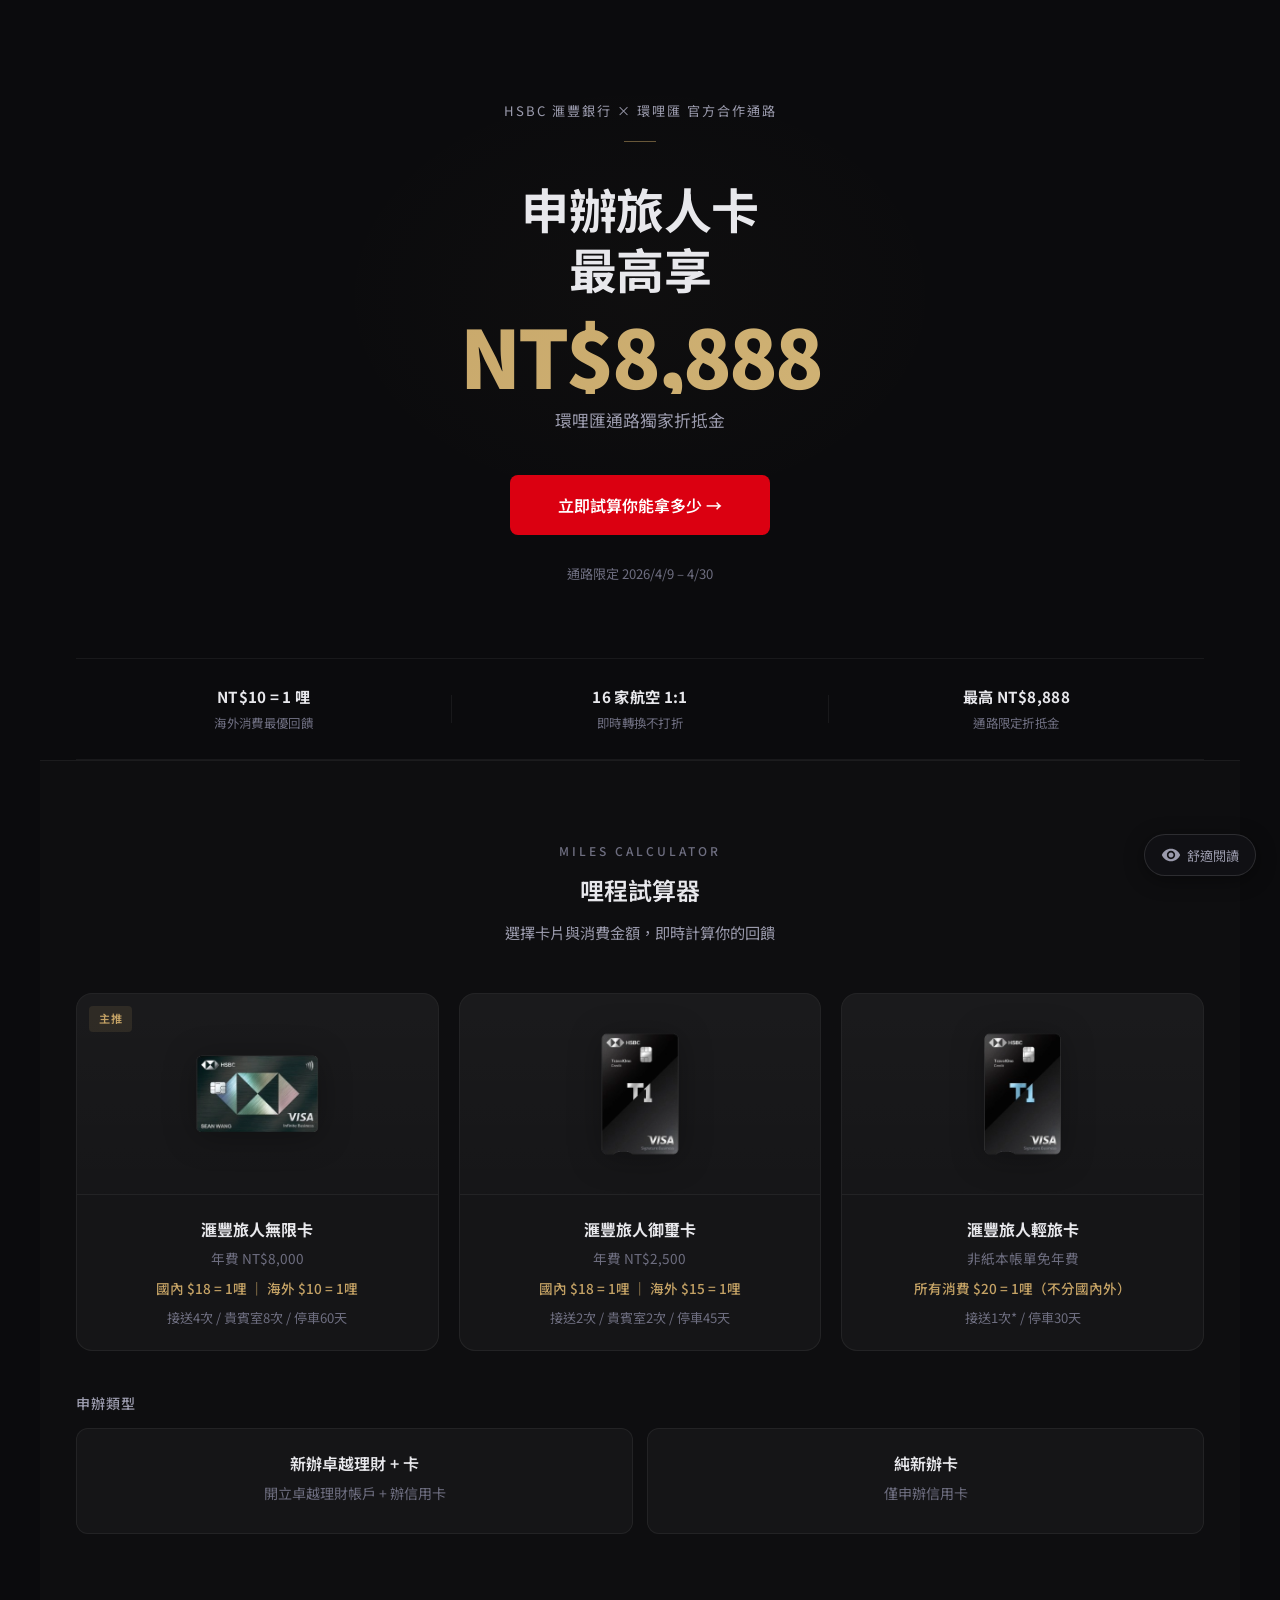
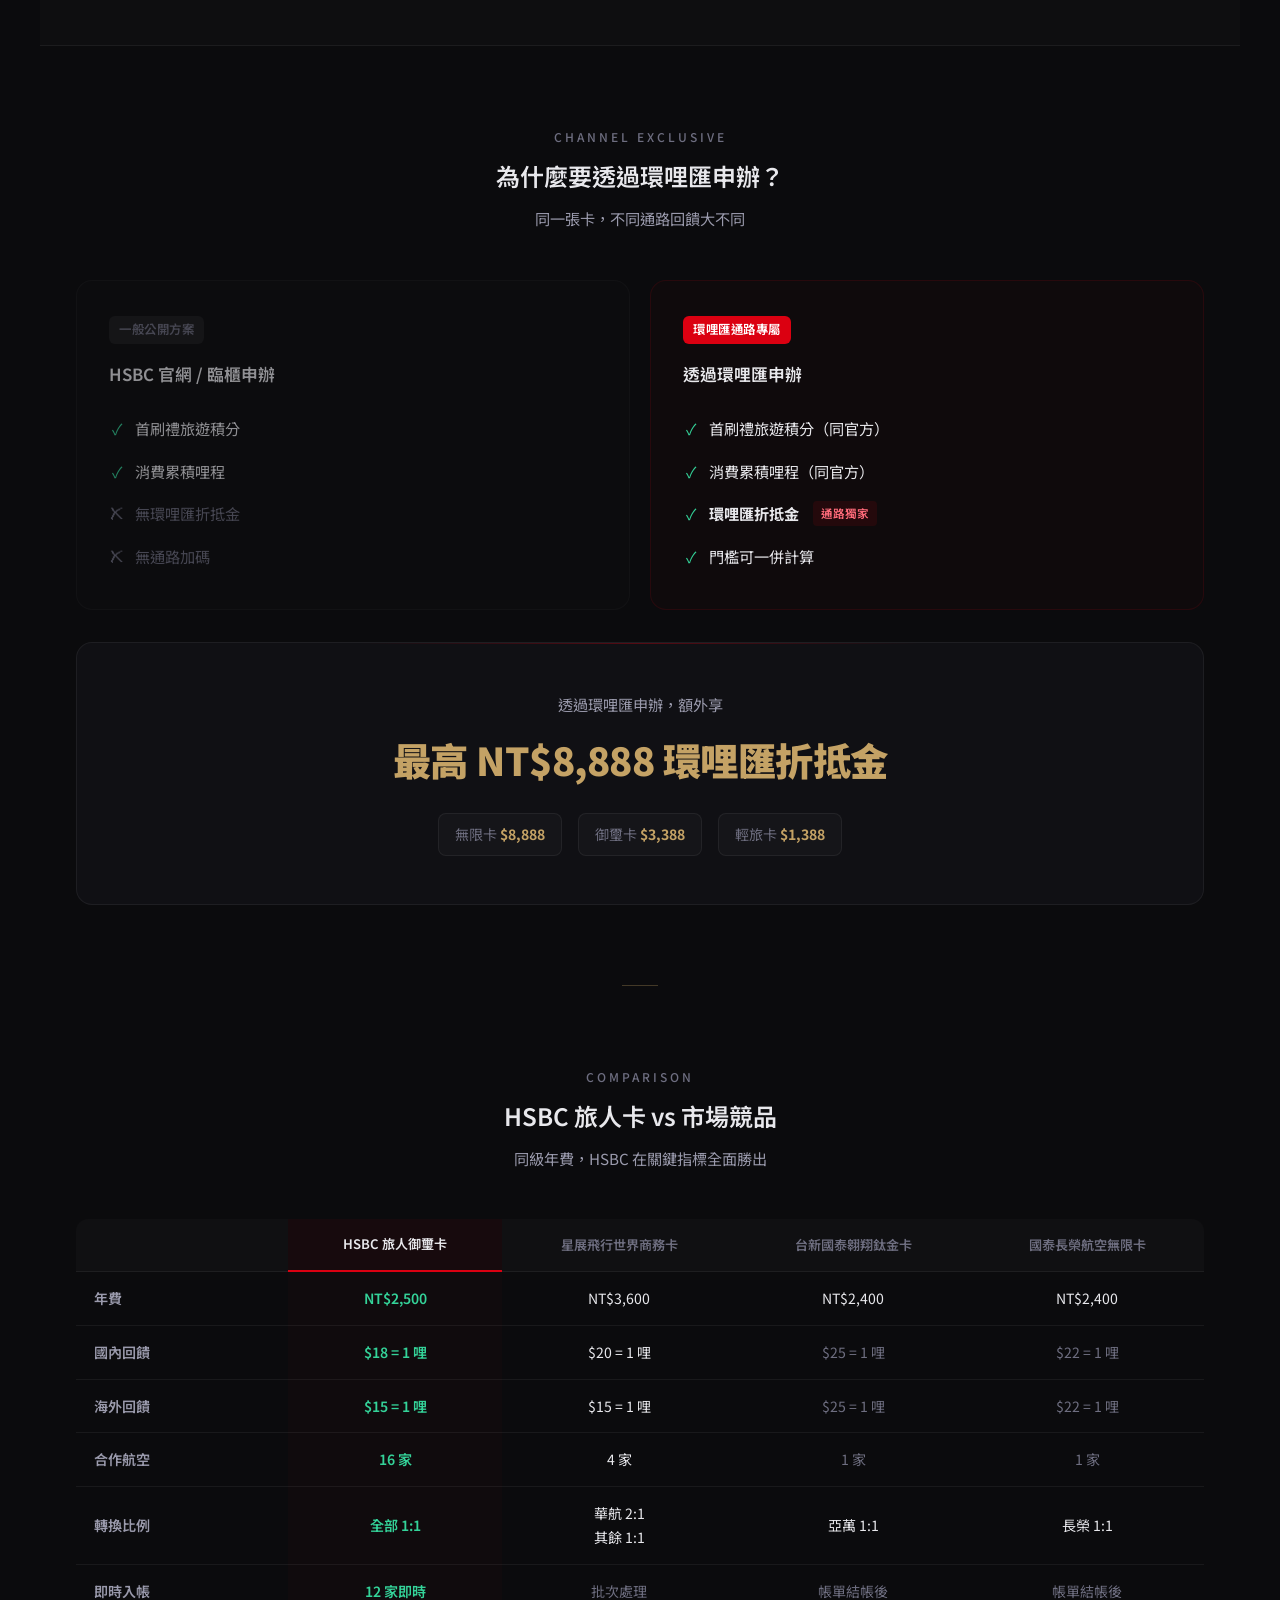
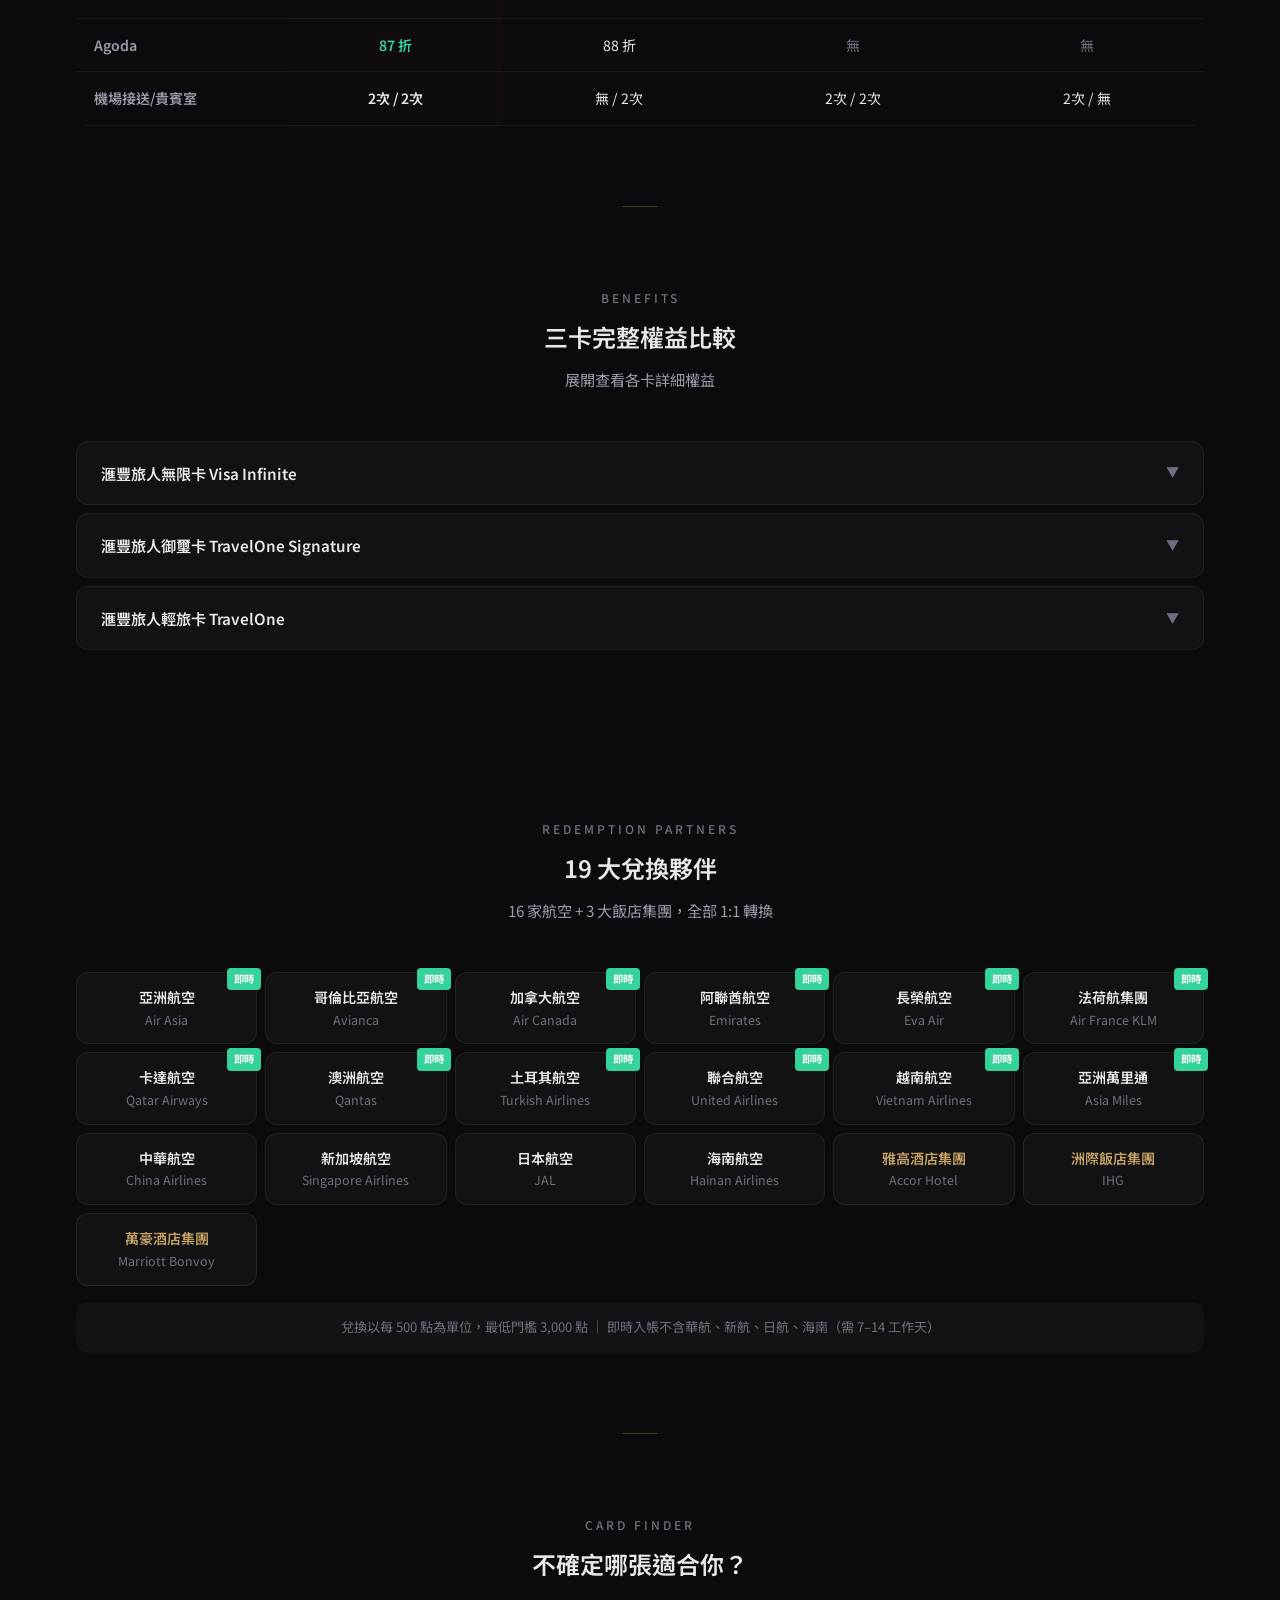
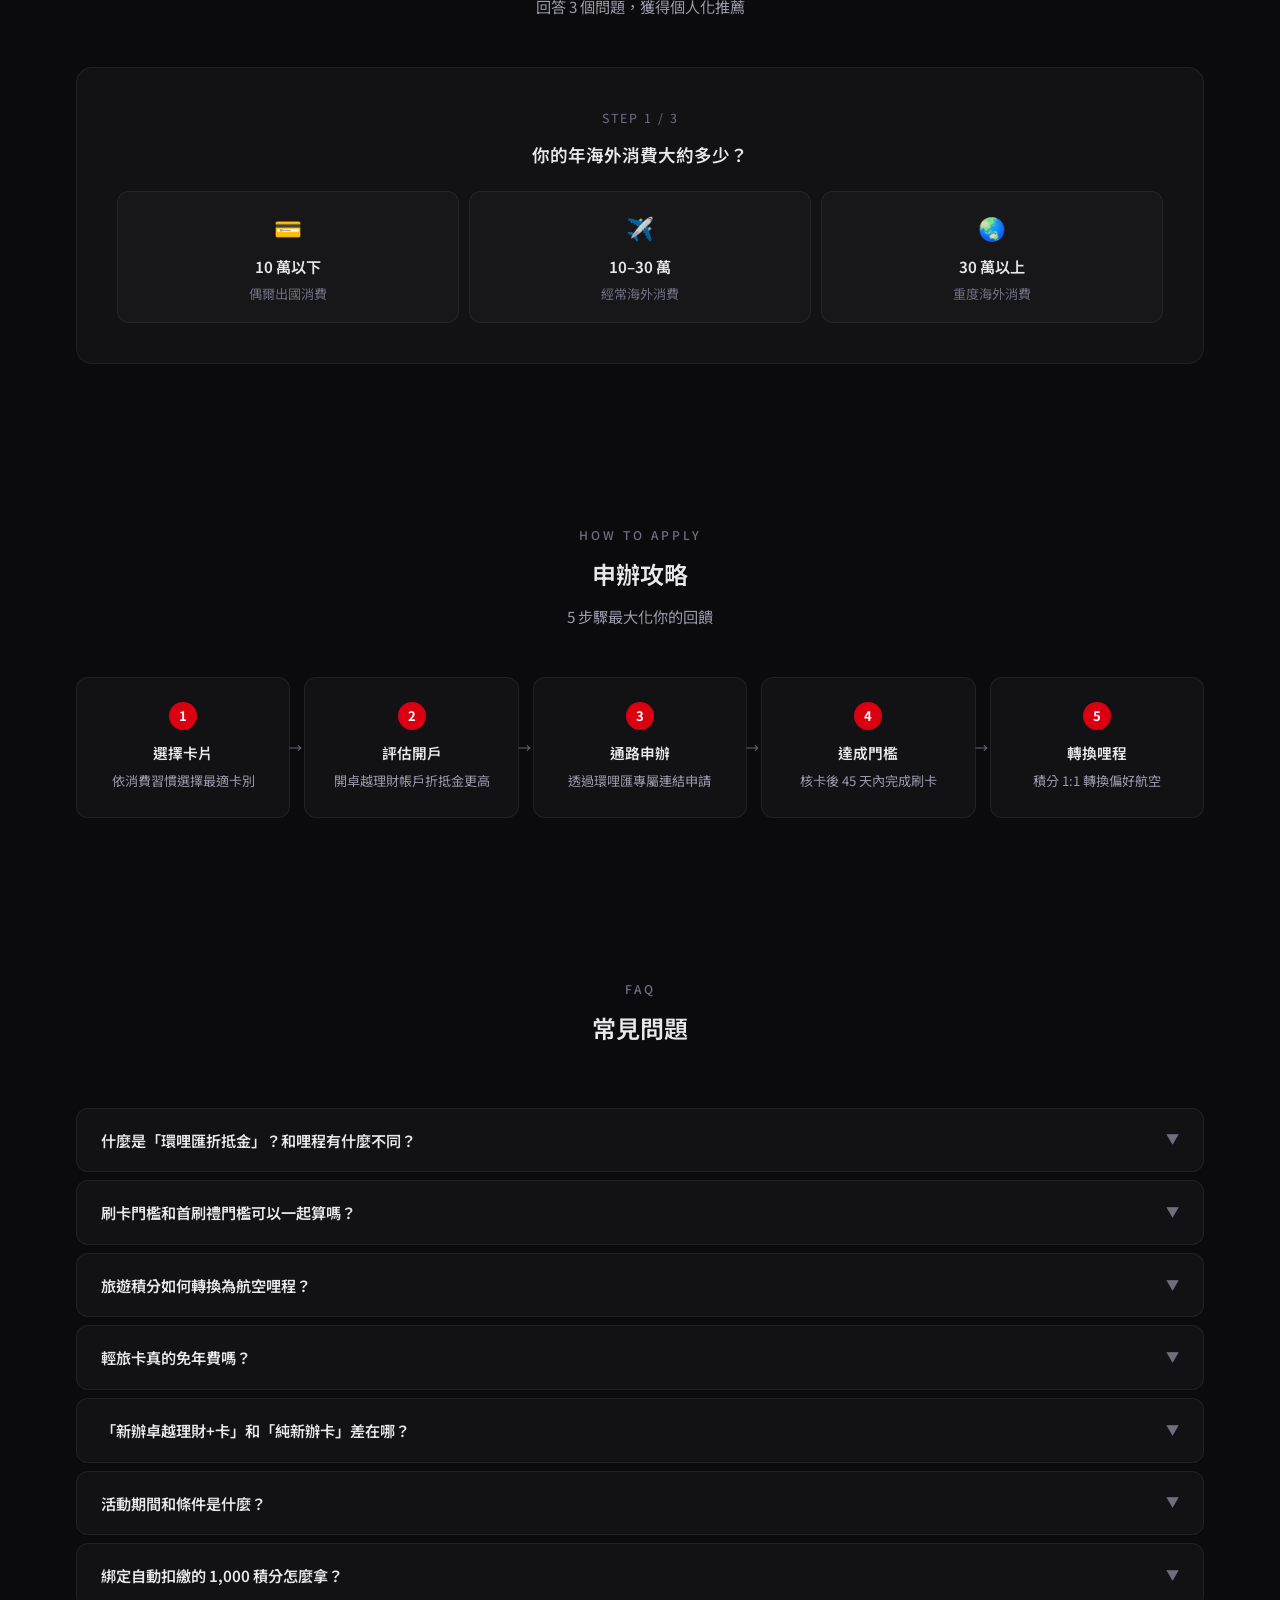
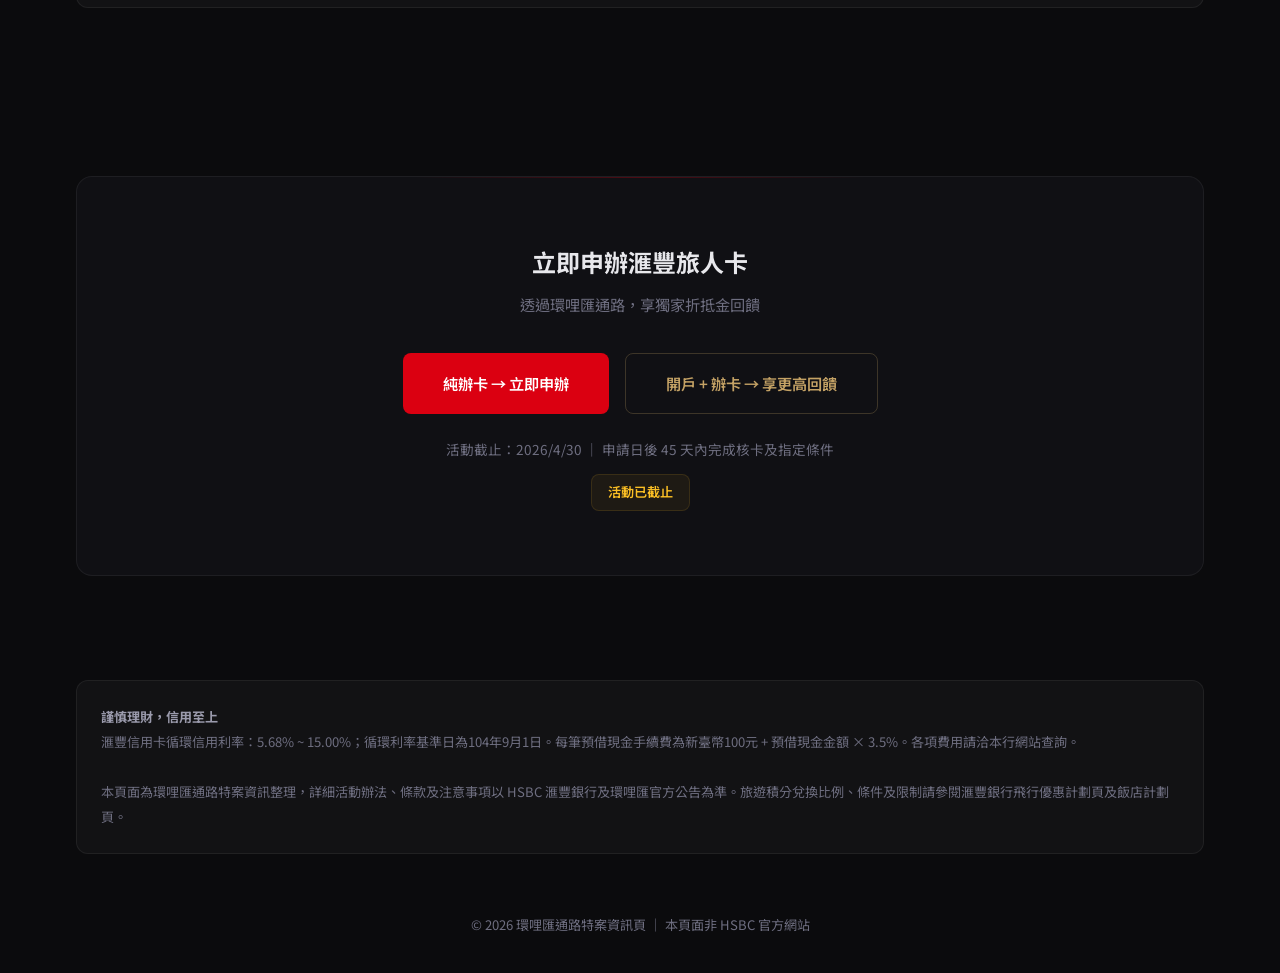
<file: hsbc/index.html>
<!DOCTYPE html>
<html lang="zh-TW">
<head>
    <meta charset="UTF-8">
    <meta name="viewport" content="width=device-width, initial-scale=1.0, viewport-fit=cover">
    <meta name="theme-color" content="#0B0B0D">
    <meta name="description" content="透過環哩匯通路申辦滙豐旅人卡，享最高 NT$8,888 獨家折抵金。16 家航空 1:1 轉換、12 家即時入帳。線上試算你能獲得的哩程與回饋。">
    <meta property="og:title" content="滙豐旅人卡｜環哩匯通路獨家方案">
    <meta property="og:description" content="最高享 NT$8,888 環哩匯折抵金。16 家航空 1:1 轉換，通路限定 2026/4/9–4/30。">
    <meta property="og:type" content="website">
    <title>滙豐旅人卡｜環哩匯通路獨家方案｜哩程試算器</title>
    <link rel="icon" href="TDC.ico" type="image/x-icon">
    <link rel="icon" type="image/png" sizes="192x192" href="/icon-192.png">
    <link rel="icon" type="image/png" sizes="512x512" href="/icon-512.png">
    <link rel="apple-touch-icon" sizes="180x180" href="/apple-touch-icon.png?v=2">

    <!-- PWA -->
    <link rel="manifest" href="/manifest.webmanifest">
    <meta name="apple-mobile-web-app-capable" content="yes">
    <meta name="mobile-web-app-capable" content="yes">
    <meta name="apple-mobile-web-app-status-bar-style" content="black-translucent">
    <meta name="apple-mobile-web-app-title" content="環哩匯">
    <meta name="application-name" content="環哩匯">

    <link rel="preconnect" href="https://fonts.googleapis.com">
    <link rel="preconnect" href="https://fonts.gstatic.com" crossorigin>
    <link href="https://fonts.googleapis.com/css2?family=Noto+Sans+TC:wght@400;500;700;900&display=swap" rel="stylesheet">
    <link rel="stylesheet" href="styles.css">
    <link rel="stylesheet" href="/pwa-install.css">
    <noscript><style>.reveal{opacity:1;transform:none}</style></noscript>
</head>
<body>

<div class="wrap">

    <!-- ======== 1. HERO ======== -->
    <header class="hero">
        <div class="hero-trust">HSBC 滙豐銀行 × 環哩匯 官方合作通路</div>
        <h1>申辦旅人卡<br>最高享</h1>
        <div class="hero-amount" aria-label="最高新台幣八千八百八十八元">NT$8,888</div>
        <p class="hero-desc">環哩匯通路獨家折抵金</p>
        <a href="#calculator" class="btn-cta">立即試算你能拿多少 →</a>
        <div class="hero-meta">通路限定 2026/4/9 – 4/30</div>
    </header>

    <!-- ======== PROOF STRIP ======== -->
    <div class="proof-strip" role="list" aria-label="核心優勢">
        <div class="proof-item" role="listitem">
            <span class="proof-val">NT$10 = 1 哩</span>
            <span class="proof-label">海外消費最優回饋</span>
        </div>
        <div class="proof-sep" aria-hidden="true"></div>
        <div class="proof-item" role="listitem">
            <span class="proof-val">16 家航空 1:1</span>
            <span class="proof-label">即時轉換不打折</span>
        </div>
        <div class="proof-sep" aria-hidden="true"></div>
        <div class="proof-item" role="listitem">
            <span class="proof-val">最高 NT$8,888</span>
            <span class="proof-label">通路限定折抵金</span>
        </div>
    </div>

    <!-- ======== 2. CALCULATOR ======== -->
    <section class="section stage-calc" id="calculator">
        <div class="section-label">Miles Calculator</div>
        <div class="section-title">哩程試算器</div>
        <div class="section-desc">選擇卡片與消費金額，即時計算你的回饋</div>

        <div class="cards-row" role="radiogroup" aria-label="選擇信用卡">
            <div class="crd" id="c-infinite" role="button" tabindex="0" aria-label="選擇滙豐旅人無限卡" onclick="pickCard('infinite')">
                <div class="crd-media">
                    <span class="badge-featured">主推</span>
                    <img src="無限卡.png" alt="滙豐旅人無限卡卡面" width="300" height="190">
                </div>
                <div class="crd-info">
                    <div class="crd-name">滙豐旅人無限卡</div>
                    <div class="crd-fee">年費 NT$8,000</div>
                    <div class="crd-rate">國內 $18 = 1哩 ｜ 海外 $10 = 1哩</div>
                    <div class="crd-perks">接送4次 / 貴賓室8次 / 停車60天</div>
                </div>
            </div>
            <div class="crd" id="c-signature" role="button" tabindex="0" aria-label="選擇滙豐旅人御璽卡" onclick="pickCard('signature')">
                <div class="crd-media">
                    <img src="御璽卡.png" alt="滙豐旅人御璽卡卡面" width="190" height="300">
                </div>
                <div class="crd-info">
                    <div class="crd-name">滙豐旅人御璽卡</div>
                    <div class="crd-fee">年費 NT$2,500</div>
                    <div class="crd-rate">國內 $18 = 1哩 ｜ 海外 $15 = 1哩</div>
                    <div class="crd-perks">接送2次 / 貴賓室2次 / 停車45天</div>
                </div>
            </div>
            <div class="crd" id="c-travelone" role="button" tabindex="0" aria-label="選擇滙豐旅人輕旅卡" onclick="pickCard('travelone')">
                <div class="crd-media">
                    <img src="輕旅卡.png" alt="滙豐旅人輕旅卡卡面" width="190" height="300">
                </div>
                <div class="crd-info">
                    <div class="crd-name">滙豐旅人輕旅卡</div>
                    <div class="crd-fee">非紙本帳單免年費</div>
                    <div class="crd-rate">所有消費 $20 = 1哩（不分國內外）</div>
                    <div class="crd-perks">接送1次* / 停車30天</div>
                </div>
            </div>
        </div>

        <div class="type-label" id="type-label">申辦類型</div>
        <div class="type-row" role="radiogroup" aria-labelledby="type-label">
            <div class="topt" id="t-premier" role="button" tabindex="0" onclick="pickType('premier')">
                <div class="t-lbl">新辦卓越理財 + 卡</div>
                <div class="t-sub">開立卓越理財帳戶 + 辦信用卡</div>
                <div class="t-val" id="tv-premier"></div>
            </div>
            <div class="topt" id="t-newcard" role="button" tabindex="0" onclick="pickType('newcard')">
                <div class="t-lbl">純新辦卡</div>
                <div class="t-sub">僅申辦信用卡</div>
                <div class="t-val" id="tv-newcard"></div>
            </div>
        </div>

        <div class="input-panel" id="inp-panel" style="display:none">
            <div class="panel-title">預估消費金額</div>
            <div class="inp-grid" id="inp-grid">
                <div class="inp-grp" id="g-dom">
                    <label for="i-dom">國內消費（年）</label>
                    <div class="inp-wrap"><span class="inp-pre">NT$</span><input type="text" id="i-dom" placeholder="100000" inputmode="numeric" pattern="[0-9]*" oninput="calc()"></div>
                </div>
                <div class="inp-grp" id="g-ovs">
                    <label for="i-ovs">海外消費（年）</label>
                    <div class="inp-wrap"><span class="inp-pre">NT$</span><input type="text" id="i-ovs" placeholder="200000" inputmode="numeric" pattern="[0-9]*" oninput="calc()"></div>
                </div>
                <div class="inp-grp" id="g-tot" style="display:none">
                    <label for="i-tot">總消費金額（年，不分國內外）</label>
                    <div class="inp-wrap"><span class="inp-pre">NT$</span><input type="text" id="i-tot" placeholder="150000" inputmode="numeric" pattern="[0-9]*" oninput="calc()"></div>
                </div>
            </div>
            <div class="chk-row">
                <input type="checkbox" id="chk-auto" onchange="calc()">
                <label for="chk-auto">綁定銀行帳戶自動扣繳卡費</label>
                <span class="chk-bonus">+1,000 積分</span>
            </div>
        </div>

        <div class="results" id="results" aria-live="polite">
            <div class="res-hero">
                <div class="lbl">預估可獲得總哩程</div>
                <div class="miles" id="r-miles">0</div>
                <div class="unit">旅遊積分（哩程）</div>
                <div class="cash-tag">通路獨家折抵金：<strong id="r-cash">NT$0</strong></div>
            </div>
            <div class="res-break">
                <div class="rb-title">哩程明細</div>
                <div id="r-bk"></div>
            </div>
            <div class="roi-row">
                <div class="roi-box"><div class="roi-l">實際年費成本</div><div class="roi-v" id="rv-fee">–</div></div>
                <div class="roi-box"><div class="roi-l">每哩成本</div><div class="roi-v gld" id="rv-cpm">–</div></div>
                <div class="roi-box"><div class="roi-l">年費回本海外消費</div><div class="roi-v grn" id="rv-be">–</div></div>
            </div>
            <div class="res-cta">
                <a href="#apply" class="btn-cta" aria-label="前往申辦滙豐旅人卡">立即申辦 →</a>
            </div>
        </div>
    </section>

    <!-- ======== 3. DESTINATIONS ======== -->
    <section class="section" id="dest-sec" style="display:none">
        <div class="section-label">Destinations</div>
        <div class="section-title">你的哩程能飛去哪？</div>
        <div class="section-desc">根據試算結果，看看哪些目的地已解鎖</div>
        <div class="dest-grid" id="dest-grid"></div>
        <p class="dest-note" style="text-align:center;font-size:0.78rem;color:var(--text-3);margin-top:14px;">* 所需哩程為參考值，實際兌換依各航空公司哩程計畫公告為準</p>
    </section>

    <!-- ======== 4. CHANNEL COMPARE ======== -->
    <section class="section reveal">
        <div class="section-label">Channel Exclusive</div>
        <div class="section-title">為什麼要透過環哩匯申辦？</div>
        <div class="section-desc">同一張卡，不同通路回饋大不同</div>
        <div class="compare-grid">
            <div class="cmp-card dim">
                <span class="cmp-badge">一般公開方案</span>
                <h3>HSBC 官網 / 臨櫃申辦</h3>
                <ul class="cmp-list">
                    <li><span class="ck y" aria-hidden="true">✓</span> 首刷禮旅遊積分</li>
                    <li><span class="ck y" aria-hidden="true">✓</span> 消費累積哩程</li>
                    <li><span class="ck n" aria-hidden="true">✗</span> <span style="color:var(--text-3)">無環哩匯折抵金</span></li>
                    <li><span class="ck n" aria-hidden="true">✗</span> <span style="color:var(--text-3)">無通路加碼</span></li>
                </ul>
            </div>
            <div class="cmp-card lit">
                <span class="cmp-badge">環哩匯通路專屬</span>
                <h3>透過環哩匯申辦</h3>
                <ul class="cmp-list">
                    <li><span class="ck y" aria-hidden="true">✓</span> 首刷禮旅遊積分（同官方）</li>
                    <li><span class="ck y" aria-hidden="true">✓</span> 消費累積哩程（同官方）</li>
                    <li><span class="ck y" aria-hidden="true">✓</span> <strong>環哩匯折抵金</strong> <span class="tag-ex">通路獨家</span></li>
                    <li><span class="ck y" aria-hidden="true">✓</span> 門檻可一併計算</li>
                </ul>
            </div>
        </div>
        <div class="value-prop">
            <div class="pre">透過環哩匯申辦，額外享</div>
            <div class="big">最高 NT$8,888 環哩匯折抵金</div>
            <div class="value-chips">
                <span>無限卡 <strong>$8,888</strong></span>
                <span>御璽卡 <strong>$3,388</strong></span>
                <span>輕旅卡 <strong>$1,388</strong></span>
            </div>
        </div>
    </section>

    <div class="divider-accent" aria-hidden="true"></div>

    <!-- ======== 5. COMPETITOR COMPARE ======== -->
    <section class="section reveal">
        <div class="section-label">Comparison</div>
        <div class="section-title">HSBC 旅人卡 vs 市場競品</div>
        <div class="section-desc">同級年費，HSBC 在關鍵指標全面勝出</div>
        <div class="comp-scroll-hint"><div class="comp-wrapper" tabindex="0" role="region" aria-label="競品比較表，可左右滑動">
            <table class="comp-table">
                <thead><tr>
                    <th></th>
                    <th class="hl">HSBC 旅人御璽卡</th>
                    <th>星展飛行世界商務卡</th>
                    <th>台新國泰翱翔鈦金卡</th>
                    <th>國泰長榮航空無限卡</th>
                </tr></thead>
                <tbody>
                    <tr><td class="mlbl">年費</td><td class="hl win">NT$2,500</td><td>NT$3,600</td><td>NT$2,400</td><td>NT$2,400</td></tr>
                    <tr><td class="mlbl">國內回饋</td><td class="hl win">$18 = 1 哩</td><td>$20 = 1 哩</td><td class="lose">$25 = 1 哩</td><td class="lose">$22 = 1 哩</td></tr>
                    <tr><td class="mlbl">海外回饋</td><td class="hl win">$15 = 1 哩</td><td>$15 = 1 哩</td><td class="lose">$25 = 1 哩</td><td class="lose">$22 = 1 哩</td></tr>
                    <tr><td class="mlbl">合作航空</td><td class="hl win">16 家</td><td>4 家</td><td class="lose">1 家</td><td class="lose">1 家</td></tr>
                    <tr><td class="mlbl">轉換比例</td><td class="hl win">全部 1:1</td><td>華航 2:1<br>其餘 1:1</td><td>亞萬 1:1</td><td>長榮 1:1</td></tr>
                    <tr><td class="mlbl">即時入帳</td><td class="hl win">12 家即時</td><td class="lose">批次處理</td><td class="lose">帳單結帳後</td><td class="lose">帳單結帳後</td></tr>
                    <tr><td class="mlbl">Agoda</td><td class="hl win">87 折</td><td>88 折</td><td class="lose">無</td><td class="lose">無</td></tr>
                    <tr><td class="mlbl">機場接送/貴賓室</td><td class="hl">2次 / 2次</td><td>無 / 2次</td><td>2次 / 2次</td><td>2次 / 無</td></tr>
                </tbody>
            </table>
        </div></div>
    </section>

    <div class="divider-accent" aria-hidden="true"></div>

    <!-- ======== 6. CARD DETAILS ======== -->
    <section class="section reveal">
        <div class="section-label">Benefits</div>
        <div class="section-title">三卡完整權益比較</div>
        <div class="section-desc">展開查看各卡詳細權益</div>
        <div class="acc" id="a-inf">
            <div class="acc-hd" role="button" tabindex="0" aria-expanded="false" onclick="togAcc('a-inf')"><h3>滙豐旅人無限卡 Visa Infinite</h3><span class="arr" aria-hidden="true">▼</span></div>
            <div class="acc-bd"><div class="acc-inner"><div class="dtl-grid">
                <div class="dtl"><div class="dl">年費</div><div class="dv">NT$8,000</div></div>
                <div class="dtl"><div class="dl">國內消費</div><div class="dv">NT$18 = 1 哩</div></div>
                <div class="dtl"><div class="dl">海外消費</div><div class="dv">NT$10 = 1 哩</div></div>
                <div class="dtl"><div class="dl">首刷禮</div><div class="dv">8,000 旅遊積分</div></div>
                <div class="dtl"><div class="dl">續卡禮</div><div class="dv">8,000 旅遊積分</div></div>
                <div class="dtl"><div class="dl">機場接送</div><div class="dv">4 次 / 年</div></div>
                <div class="dtl"><div class="dl">機場貴賓室</div><div class="dv">8 次 / 年</div></div>
                <div class="dtl"><div class="dl">機場停車</div><div class="dv">60 天 / 年</div></div>
                <div class="dtl"><div class="dl">Agoda 全球訂房</div><div class="dv">最高 87 折</div></div>
                <div class="dtl"><div class="dl">飯店美食優惠</div><div class="dv">最優 75 折</div></div>
                <div class="dtl"><div class="dl">旅遊保險</div><div class="dv">NT$2,000萬意外 / NT$10萬醫療 / NT$6萬不便險</div></div>
                <div class="dtl"><div class="dl">即時入哩</div><div class="dv">12 家航空</div></div>
            </div></div></div>
        </div>
        <div class="acc" id="a-sig">
            <div class="acc-hd" role="button" tabindex="0" aria-expanded="false" onclick="togAcc('a-sig')"><h3>滙豐旅人御璽卡 TravelOne Signature</h3><span class="arr" aria-hidden="true">▼</span></div>
            <div class="acc-bd"><div class="acc-inner"><div class="dtl-grid">
                <div class="dtl"><div class="dl">年費</div><div class="dv">NT$2,500</div></div>
                <div class="dtl"><div class="dl">國內消費</div><div class="dv">NT$18 = 1 哩</div></div>
                <div class="dtl"><div class="dl">海外消費</div><div class="dv">NT$15 = 1 哩</div></div>
                <div class="dtl"><div class="dl">首刷禮</div><div class="dv">3,000 旅遊積分</div></div>
                <div class="dtl"><div class="dl">續卡禮</div><div class="dv">3,000 旅遊積分</div></div>
                <div class="dtl"><div class="dl">機場接送</div><div class="dv">2 次 / 年</div></div>
                <div class="dtl"><div class="dl">機場貴賓室</div><div class="dv">2 次 / 年</div></div>
                <div class="dtl"><div class="dl">機場停車</div><div class="dv">45 天 / 年</div></div>
                <div class="dtl"><div class="dl">Agoda 全球訂房</div><div class="dv">最高 87 折</div></div>
                <div class="dtl"><div class="dl">旅遊保險</div><div class="dv">NT$2,000萬意外 / NT$10萬醫療 / NT$6萬不便險</div></div>
                <div class="dtl"><div class="dl">即時入哩</div><div class="dv">12 家航空</div></div>
            </div></div></div>
        </div>
        <div class="acc" id="a-tvo">
            <div class="acc-hd" role="button" tabindex="0" aria-expanded="false" onclick="togAcc('a-tvo')"><h3>滙豐旅人輕旅卡 TravelOne</h3><span class="arr" aria-hidden="true">▼</span></div>
            <div class="acc-bd"><div class="acc-inner"><div class="dtl-grid">
                <div class="dtl"><div class="dl">年費</div><div class="dv">非紙本帳單免年費</div></div>
                <div class="dtl"><div class="dl">消費回饋</div><div class="dv">NT$20 = 1 哩（不分國內外）</div></div>
                <div class="dtl"><div class="dl">首刷禮</div><div class="dv">1,000 旅遊積分</div></div>
                <div class="dtl"><div class="dl">續卡禮</div><div class="dv">無</div></div>
                <div class="dtl"><div class="dl">機場接送</div><div class="dv">1 次 / 年</div></div>
                <div class="dtl"><div class="dl">機場貴賓室</div><div class="dv">無</div></div>
                <div class="dtl"><div class="dl">機場停車</div><div class="dv">30 天 / 年</div></div>
                <div class="dtl"><div class="dl">Agoda 全球訂房</div><div class="dv">最高 87 折</div></div>
                <div class="dtl"><div class="dl">旅遊保險</div><div class="dv">NT$2,000萬意外 / NT$10萬醫療 / NT$6萬不便險</div></div>
                <div class="dtl"><div class="dl">即時入哩</div><div class="dv">12 家航空</div></div>
            </div></div></div>
        </div>
    </section>

    <!-- ======== 7. PARTNERS ======== -->
    <section class="section reveal">
        <div class="section-label">Redemption Partners</div>
        <div class="section-title">19 大兌換夥伴</div>
        <div class="section-desc">16 家航空 + 3 大飯店集團，全部 1:1 轉換</div>
        <div class="ptr-grid">
            <div class="ptr"><span class="inst">即時</span><span class="pn">亞洲航空</span><span class="pe">Air Asia</span></div>
            <div class="ptr"><span class="inst">即時</span><span class="pn">哥倫比亞航空</span><span class="pe">Avianca</span></div>
            <div class="ptr"><span class="inst">即時</span><span class="pn">加拿大航空</span><span class="pe">Air Canada</span></div>
            <div class="ptr"><span class="inst">即時</span><span class="pn">阿聯酋航空</span><span class="pe">Emirates</span></div>
            <div class="ptr"><span class="inst">即時</span><span class="pn">長榮航空</span><span class="pe">Eva Air</span></div>
            <div class="ptr"><span class="inst">即時</span><span class="pn">法荷航集團</span><span class="pe">Air France KLM</span></div>
            <div class="ptr"><span class="inst">即時</span><span class="pn">卡達航空</span><span class="pe">Qatar Airways</span></div>
            <div class="ptr"><span class="inst">即時</span><span class="pn">澳洲航空</span><span class="pe">Qantas</span></div>
            <div class="ptr"><span class="inst">即時</span><span class="pn">土耳其航空</span><span class="pe">Turkish Airlines</span></div>
            <div class="ptr"><span class="inst">即時</span><span class="pn">聯合航空</span><span class="pe">United Airlines</span></div>
            <div class="ptr"><span class="inst">即時</span><span class="pn">越南航空</span><span class="pe">Vietnam Airlines</span></div>
            <div class="ptr"><span class="inst">即時</span><span class="pn">亞洲萬里通</span><span class="pe">Asia Miles</span></div>
            <div class="ptr"><span class="pn">中華航空</span><span class="pe">China Airlines</span></div>
            <div class="ptr"><span class="pn">新加坡航空</span><span class="pe">Singapore Airlines</span></div>
            <div class="ptr"><span class="pn">日本航空</span><span class="pe">JAL</span></div>
            <div class="ptr"><span class="pn">海南航空</span><span class="pe">Hainan Airlines</span></div>
            <div class="ptr htl"><span class="pn">雅高酒店集團</span><span class="pe">Accor Hotel</span></div>
            <div class="ptr htl"><span class="pn">洲際飯店集團</span><span class="pe">IHG</span></div>
            <div class="ptr htl"><span class="pn">萬豪酒店集團</span><span class="pe">Marriott Bonvoy</span></div>
        </div>
        <div class="ptr-note">兌換以每 500 點為單位，最低門檻 3,000 點 ｜ 即時入帳不含華航、新航、日航、海南（需 7–14 工作天）</div>
    </section>

    <div class="divider-accent" aria-hidden="true"></div>

    <!-- ======== 8. QUIZ ======== -->
    <section class="section reveal" id="recommender">
        <div class="section-label">Card Finder</div>
        <div class="section-title">不確定哪張適合你？</div>
        <div class="section-desc">回答 3 個問題，獲得個人化推薦</div>

        <div class="recommender">
            <div class="quiz-step active" id="qs1">
                <div class="quiz-indicator">Step 1 / 3</div>
                <div class="quiz-q">你的年海外消費大約多少？</div>
                <div class="quiz-opts">
                    <div class="quiz-opt" role="button" tabindex="0" onclick="answerQuiz(1,'low')"><span class="ico">💳</span><span class="lbl">10 萬以下</span><span class="sub">偶爾出國消費</span></div>
                    <div class="quiz-opt" role="button" tabindex="0" onclick="answerQuiz(1,'mid')"><span class="ico">✈️</span><span class="lbl">10–30 萬</span><span class="sub">經常海外消費</span></div>
                    <div class="quiz-opt" role="button" tabindex="0" onclick="answerQuiz(1,'high')"><span class="ico">🌏</span><span class="lbl">30 萬以上</span><span class="sub">重度海外消費</span></div>
                </div>
            </div>
            <div class="quiz-step" id="qs2">
                <div class="quiz-indicator">Step 2 / 3</div>
                <div class="quiz-q">你最常飛的目的地？</div>
                <div class="quiz-opts">
                    <div class="quiz-opt" role="button" tabindex="0" onclick="answerQuiz(2,'ne')"><span class="ico">🇯🇵</span><span class="lbl">日本 / 韓國</span></div>
                    <div class="quiz-opt" role="button" tabindex="0" onclick="answerQuiz(2,'se')"><span class="ico">🇹🇭</span><span class="lbl">東南亞</span></div>
                    <div class="quiz-opt" role="button" tabindex="0" onclick="answerQuiz(2,'lng')"><span class="ico">🇬🇧</span><span class="lbl">歐美長途</span></div>
                    <div class="quiz-opt" role="button" tabindex="0" onclick="answerQuiz(2,'all')"><span class="ico">🌍</span><span class="lbl">各地都飛</span></div>
                </div>
            </div>
            <div class="quiz-step" id="qs3">
                <div class="quiz-indicator">Step 3 / 3</div>
                <div class="quiz-q">你是否為匯豐卓越理財客戶？</div>
                <div class="quiz-opts">
                    <div class="quiz-opt" role="button" tabindex="0" onclick="answerQuiz(3,'yes')"><span class="ico">🏦</span><span class="lbl">是</span><span class="sub">已有卓越理財帳戶</span></div>
                    <div class="quiz-opt" role="button" tabindex="0" onclick="answerQuiz(3,'willing')"><span class="ico">📋</span><span class="lbl">否，但願意開戶</span><span class="sub">享更高回饋</span></div>
                    <div class="quiz-opt" role="button" tabindex="0" onclick="answerQuiz(3,'no')"><span class="ico">💳</span><span class="lbl">否，僅辦卡</span><span class="sub">純新辦信用卡</span></div>
                </div>
            </div>

            <div class="rec-result" id="rec-result">
                <div class="rec-tag">最適合你的卡片</div>
                <div class="rec-name" id="rec-name"></div>
                <ul class="rec-list" id="rec-list"></ul>
                <button class="btn-primary" onclick="applyRec()">查看你能賺多少哩程 ↓</button><br>
                <button class="btn-ghost" onclick="resetQuiz()" style="margin-top:10px">重新選擇</button>
            </div>
        </div>
    </section>

    <!-- ======== 9. STRATEGY ======== -->
    <section class="section reveal">
        <div class="section-label">How To Apply</div>
        <div class="section-title">申辦攻略</div>
        <div class="section-desc">5 步驟最大化你的回饋</div>
        <div class="strat-row">
            <div class="stp"><div class="sn">1</div><div class="st">選擇卡片</div><div class="sd">依消費習慣選擇最適卡別</div></div>
            <div class="stp"><div class="sn">2</div><div class="st">評估開戶</div><div class="sd">開卓越理財帳戶折抵金更高</div></div>
            <div class="stp"><div class="sn">3</div><div class="st">通路申辦</div><div class="sd">透過環哩匯專屬連結申請</div></div>
            <div class="stp"><div class="sn">4</div><div class="st">達成門檻</div><div class="sd">核卡後 45 天內完成刷卡</div></div>
            <div class="stp"><div class="sn">5</div><div class="st">轉換哩程</div><div class="sd">積分 1:1 轉換偏好航空</div></div>
        </div>
    </section>

    <!-- ======== 10. FAQ ======== -->
    <section class="section reveal">
        <div class="section-label">FAQ</div>
        <div class="section-title">常見問題</div>
        <div class="section-desc" style="margin-bottom:24px">&nbsp;</div>
        <div class="fq"><div class="fq-q" role="button" tabindex="0" aria-expanded="false" onclick="togFaq(this)">什麼是「環哩匯折抵金」？和哩程有什麼不同？<span class="arr" aria-hidden="true">▼</span></div><div class="fq-a"><div class="fq-a-in">環哩匯折抵金是透過環哩匯通路申辦的<strong>獨家現金回饋</strong>，會直接折抵信用卡帳單，和旅遊積分（哩程）分開計算。一般公開方案只有旅遊積分，沒有這筆折抵金。</div></div></div>
        <div class="fq"><div class="fq-q" role="button" tabindex="0" aria-expanded="false" onclick="togFaq(this)">刷卡門檻和首刷禮門檻可以一起算嗎？<span class="arr" aria-hidden="true">▼</span></div><div class="fq-a"><div class="fq-a-in">可以。消費好禮的刷卡門檻與通路特案的首刷禮門檻可一併計算，同一筆消費可同時滿足兩個門檻條件。</div></div></div>
        <div class="fq"><div class="fq-q" role="button" tabindex="0" aria-expanded="false" onclick="togFaq(this)">旅遊積分如何轉換為航空哩程？<span class="arr" aria-hidden="true">▼</span></div><div class="fq-a"><div class="fq-a-in">透過 HSBC 信用卡網路服務或行動 App 兌換。旅人卡以每 500 點為單位，最低門檻 3,000 點。12 家航空支援即時入帳，其餘 4 家（華航、新航、日航、海南）需 7–14 個工作天。全部 16 家航空皆 1:1 轉換。</div></div></div>
        <div class="fq"><div class="fq-q" role="button" tabindex="0" aria-expanded="false" onclick="togFaq(this)">輕旅卡真的免年費嗎？<span class="arr" aria-hidden="true">▼</span></div><div class="fq-a"><div class="fq-a-in">選擇非紙本帳單即可免年費。若使用紙本帳單，年費 NT$2,000，但前一年消費達 NT$80,000 或 12 筆以上交易亦可免年費。</div></div></div>
        <div class="fq"><div class="fq-q" role="button" tabindex="0" aria-expanded="false" onclick="togFaq(this)">「新辦卓越理財+卡」和「純新辦卡」差在哪？<span class="arr" aria-hidden="true">▼</span></div><div class="fq-a"><div class="fq-a-in">「新辦卓越理財+卡」同時開立匯豐卓越理財帳戶並辦卡，環哩匯折抵金較高（如無限卡 NT$8,888 vs 純辦卡 NT$4,000）。符合資格建議選此方案以獲最高回饋。</div></div></div>
        <div class="fq"><div class="fq-q" role="button" tabindex="0" aria-expanded="false" onclick="togFaq(this)">活動期間和條件是什麼？<span class="arr" aria-hidden="true">▼</span></div><div class="fq-a"><div class="fq-a-in">活動期間 2026/4/9 ~ 4/30，須透過環哩匯通路線上申請，申請日後 45 天內完成核卡及指定條件。詳細條款以活動頁面公告為準。</div></div></div>
        <div class="fq"><div class="fq-q" role="button" tabindex="0" aria-expanded="false" onclick="togFaq(this)">綁定自動扣繳的 1,000 積分怎麼拿？<span class="arr" aria-hidden="true">▼</span></div><div class="fq-a"><div class="fq-a-in">任何卡別綁定銀行帳戶自動扣繳信用卡費，即可額外獲得 1,000 旅遊積分，三張旅人卡皆適用。</div></div></div>
    </section>

    <!-- ======== 11. CTA ======== -->
    <section class="section reveal" id="apply">
        <div class="cta-sec">
            <div class="ct-t">立即申辦滙豐旅人卡</div>
            <div class="ct-s">透過環哩匯通路，享獨家折抵金回饋</div>
            <div class="cta-btns">
                <a href="https://www.ftctw.org/events/chun-ka-xin-jiu-hu-tong-xiang-quan-qiu-zui-qiang-hui-kui-te-an-fu-huo-hsbc-lu-ren-ka-zui-you1-25yuan-shuang-zhuan-li-e-w" target="_blank" rel="noopener" class="cta-a p">純辦卡 → 立即申辦</a>
                <a href="https://www.ftctw.org/events/hu-ka-xin-jiu-hu-tong-xiang-quan-qiu-zui-qiang-hui-kui-te-an-fu-huo-hsbc-lu-ren-ka-zui-you1-25yuan-shuang-zhuan-li-e-wai" target="_blank" rel="noopener" class="cta-a s">開戶 + 辦卡 → 享更高回饋</a>
            </div>
            <div class="cta-dl">活動截止：2026/4/30 ｜ 申請日後 45 天內完成核卡及指定條件</div>
            <div class="cta-countdown" id="countdown"></div>
        </div>
    </section>

    <!-- ======== DISCLAIMER ======== -->
    <div class="disc">
        <strong>謹慎理財，信用至上</strong><br>
        滙豐信用卡循環信用利率：5.68% ~ 15.00%；循環利率基準日為104年9月1日。每筆預借現金手續費為新臺幣100元 + 預借現金金額 × 3.5%。各項費用請洽本行網站查詢。<br><br>
        本頁面為環哩匯通路特案資訊整理，詳細活動辦法、條款及注意事項以 HSBC 滙豐銀行及環哩匯官方公告為準。旅遊積分兌換比例、條件及限制請參閱滙豐銀行飛行優惠計劃頁及飯店計劃頁。
    </div>

    <footer><p>© 2026 環哩匯通路特案資訊頁 ｜ 本頁面非 HSBC 官方網站</p></footer>
</div>

<!-- Comfort Reading Toggle -->
<button class="comfort-toggle" id="comfortToggle" onclick="toggleComfort()" aria-label="切換舒適閱讀模式" aria-pressed="false" title="舒適閱讀模式">
    <svg viewBox="0 0 24 24" width="20" height="20" fill="currentColor" aria-hidden="true"><path d="M12 4.5C7 4.5 2.73 7.61 1 12c1.73 4.39 6 7.5 11 7.5s9.27-3.11 11-7.5c-1.73-4.39-6-7.5-11-7.5zm0 12.5c-2.76 0-5-2.24-5-5s2.24-5 5-5 5 2.24 5 5-2.24 5-5 5zm0-8c-1.66 0-3 1.34-3 3s1.34 3 3 3 3-1.34 3-3-1.34-3-3-3z"/></svg>
    <span>舒適閱讀</span>
</button>

<script src="script.js"></script>
<script src="/pwa-install.js" defer></script>

<!-- PWA Service Worker registration -->
<script>
    if ('serviceWorker' in navigator) {
        window.addEventListener('load', function () {
            navigator.serviceWorker.register('/sw.js').catch(function () {});
        });
    }
</script>
</body>
</html>
</file>
<file: hsbc/styles.css>
/* ============================================
   滙豐旅人卡 | 環哩匯通路獨家方案
   Premium Financial Campaign — Accessible
   ============================================ */

/* ---- Variables ---- */
:root {
    --red: #DB0011;
    --red-hover: #E8192B;
    --gold: #C4A265;
    --gold-light: #D4B87A;
    --bg: #0B0B0D;
    --bg-elevated: #101014;
    --surface: rgba(255,255,255,0.03);
    --surface-hover: rgba(255,255,255,0.055);
    --text: #E8E8EC;
    --text-2: #9A9AAC;       /* raised from #8E8E9E → ~6.2:1 contrast */
    --text-3: #6E6E80;       /* raised from #505060 → ~4.7:1 WCAG AA */
    --border: rgba(255,255,255,0.06);
    --border-active: rgba(255,255,255,0.12);
    --green: #34D399;
    --amber: #FBBF24;
    --focus: rgba(196,162,101,0.6);
    --r: 12px;
    --r-lg: 16px;
}

/* ---- Reset ---- */
*, *::before, *::after { margin:0; padding:0; box-sizing:border-box; }
html {
    scroll-behavior: smooth;
    -webkit-text-size-adjust: 100%;
    -webkit-tap-highlight-color: transparent;
    overflow-x: hidden;
}
body {
    font-family: 'Noto Sans TC', -apple-system, BlinkMacSystemFont, 'Segoe UI', sans-serif;
    background: var(--bg);
    color: var(--text);
    line-height: 1.75;
    -webkit-font-smoothing: antialiased;
    -moz-osx-font-smoothing: grayscale;
    overflow-x: hidden;
    overflow-x: clip;
    min-height: 100vh;
    min-height: 100dvh;
    min-height: -webkit-fill-available;
}
img { max-width:100%; height:auto; display:block; }
a { text-decoration:none; color:inherit; }
button { cursor:pointer; border:none; background:none; font-family:inherit; }
input { font-family:inherit; }

/* Selection */
::selection { background: rgba(196,162,101,0.25); color: var(--text); }
::-moz-selection { background: rgba(196,162,101,0.25); color: var(--text); }

/* Reduced motion */
@media (prefers-reduced-motion: reduce) {
    *, *::before, *::after { animation-duration: 0.01ms !important; transition-duration: 0.01ms !important; }
    html { scroll-behavior: auto; }
}

/* Focus ring for keyboard users */
:focus-visible {
    outline: 2px solid var(--focus);
    outline-offset: 2px;
}

/* Autofill override for dark theme */
input:-webkit-autofill,
input:-webkit-autofill:hover,
input:-webkit-autofill:focus {
    -webkit-text-fill-color: var(--text);
    -webkit-box-shadow: 0 0 0 1000px var(--bg-elevated) inset;
    transition: background-color 5000s ease-in-out 0s;
}

/* ---- Layout ---- */
.wrap {
    max-width: 1200px;
    margin: 0 auto;
    padding: 0 36px;
    padding-left: max(36px, env(safe-area-inset-left));
    padding-right: max(36px, env(safe-area-inset-right));
}
.section { padding: 80px 0; }
.section-label {
    font-size: 0.75rem;
    letter-spacing: 3px;
    text-transform: uppercase;
    color: var(--text-3);
    text-align: center;
    margin-bottom: 8px;
    font-weight: 500;
}
.section-title {
    text-align: center;
    font-size: 1.5rem;
    font-weight: 600;
    margin-bottom: 8px;
}
.section-desc {
    text-align: center;
    color: var(--text-2);
    font-size: 0.95rem;
    font-weight: 400;
    margin-bottom: 48px;
}

.divider-accent {
    width: 36px;
    height: 1px;
    background: var(--gold);
    opacity: 0.3;
    margin: 0 auto;
}

.wrap { position: relative; z-index: 1; }

/* ---- Scroll Reveal ---- */
.reveal {
    opacity: 0;
    transform: translateY(20px);
    transition: opacity 0.6s ease, transform 0.6s ease;
}
.reveal.visible {
    opacity: 1;
    transform: translateY(0);
}

/* ============================================
   HERO
   ============================================ */
.hero {
    text-align: center;
    padding: 100px 0 72px;
    padding-top: max(100px, calc(env(safe-area-inset-top) + 56px));
    position: relative;
}
.hero::after {
    content: '';
    position: absolute;
    top: 45%;
    left: 50%;
    transform: translate(-50%, -50%);
    width: 680px;
    height: 480px;
    background: radial-gradient(ellipse, rgba(196,162,101,0.025), transparent 65%);
    pointer-events: none;
    z-index: 0;
}
.hero > * { position: relative; z-index: 1; }
.hero-trust {
    font-size: 0.82rem;
    color: var(--text-2);
    letter-spacing: 2px;
    margin-bottom: 36px;
}
.hero-trust::after {
    content: '';
    display: block;
    width: 32px;
    height: 1px;
    background: var(--gold);
    opacity: 0.5;
    margin: 18px auto 0;
}
.hero h1 {
    font-size: 3rem;
    font-weight: 700;
    line-height: 1.25;
    margin-bottom: 16px;
    letter-spacing: -0.5px;
}
.hero-amount {
    font-size: 5rem;
    font-weight: 900;
    letter-spacing: -3px;
    line-height: 1;
    margin-bottom: 12px;
    background: linear-gradient(135deg, var(--gold) 0%, var(--gold-light) 40%, #fff 55%, var(--gold-light) 70%, var(--gold) 100%);
    background-size: 250% 100%;
    -webkit-background-clip: text;
    -webkit-text-fill-color: transparent;
    background-clip: text;
    color: transparent;
    animation: heroAmountShine 4s ease-in-out infinite;
}
@keyframes heroAmountShine {
    0% { background-position: 100% 50%; }
    50% { background-position: 0% 50%; }
    100% { background-position: 100% 50%; }
}
.hero-desc {
    font-size: 1.05rem;
    color: var(--text-2);
    margin-bottom: 40px;
    font-weight: 400;
}
.hero-meta {
    font-size: 0.82rem;
    color: var(--text-3);
    margin-top: 28px;
}

/* ============================================
   PROOF STRIP
   ============================================ */
.proof-strip {
    display: flex;
    justify-content: center;
    align-items: center;
    padding: 24px 0;
    border-top: 1px solid var(--border);
    border-bottom: 1px solid var(--border);
}
.proof-item {
    flex: 1;
    text-align: center;
    padding: 0 20px;
}
.proof-val {
    display: block;
    font-size: 0.95rem;
    font-weight: 700;
    color: var(--text);
    letter-spacing: 0.3px;
}
.proof-label {
    display: block;
    font-size: 0.78rem;
    color: var(--text-3);
    margin-top: 3px;
    letter-spacing: 0.3px;
}
.proof-sep {
    width: 1px;
    height: 28px;
    background: var(--border);
    flex-shrink: 0;
}

/* ============================================
   BUTTONS
   ============================================ */
.btn-cta {
    display: inline-flex;
    align-items: center;
    justify-content: center;
    padding: 16px 48px;
    background: var(--red);
    color: #fff;
    border-radius: 8px;
    font-size: 1rem;
    font-weight: 600;
    transition: background 0.2s, transform 0.2s, box-shadow 0.2s;
    touch-action: manipulation;
    min-height: 52px;
}
.btn-cta:hover {
    background: var(--red-hover);
    transform: translateY(-2px);
    box-shadow: 0 8px 24px rgba(219,0,17,0.15);
}
.btn-cta:active { transform: translateY(0); }

.btn-primary {
    display: inline-flex;
    align-items: center;
    justify-content: center;
    padding: 12px 32px;
    background: var(--red);
    color: #fff;
    border-radius: 8px;
    font-size: 0.95rem;
    font-weight: 600;
    transition: background 0.2s, transform 0.2s;
    touch-action: manipulation;
}
.btn-primary:hover {
    background: var(--red-hover);
    transform: translateY(-2px);
}
.btn-primary:active { transform: translateY(0); }

.btn-ghost {
    display: inline-flex;
    align-items: center;
    padding: 8px 20px;
    border: 1px solid var(--border);
    color: var(--text-2);
    border-radius: 8px;
    font-size: 0.85rem;
    transition: border-color 0.2s, transform 0.2s;
    touch-action: manipulation;
}
.btn-ghost:hover {
    border-color: var(--border-active);
    transform: translateY(-1px);
}

/* ============================================
   CALCULATOR STAGE
   ============================================ */
.stage-calc {
    position: relative;
}
.stage-calc::before {
    content: '';
    position: absolute;
    left: -36px;
    right: -36px;
    top: 0;
    bottom: 0;
    background: rgba(255,255,255,0.01);
    border-top: 1px solid var(--border);
    border-bottom: 1px solid var(--border);
    z-index: -1;
    pointer-events: none;
}

/* ============================================
   CARD SHOWCASE
   ============================================ */
.cards-row {
    display: grid;
    grid-template-columns: repeat(3, 1fr);
    gap: 20px;
    margin-bottom: 40px;
}
.crd {
    background: var(--surface);
    border: 1px solid var(--border);
    border-radius: var(--r-lg);
    overflow: hidden;
    cursor: pointer;
    transition: transform 0.3s ease, box-shadow 0.3s ease, border-color 0.3s ease;
    position: relative;
    touch-action: manipulation;
}
.crd:hover {
    transform: translateY(-4px);
    box-shadow: 0 12px 40px rgba(0,0,0,0.35);
    border-color: var(--border-active);
}
.crd.on {
    border-color: rgba(219,0,17,0.2);
}
.crd.on .crd-media {
    background: linear-gradient(180deg, rgba(219,0,17,0.025), transparent);
}
.crd.on::after {
    content: '';
    position: absolute;
    top: 0;
    left: 15%;
    right: 15%;
    height: 2px;
    background: var(--red);
    z-index: 2;
}

.crd-media {
    height: 200px;
    display: flex;
    align-items: center;
    justify-content: center;
    padding: 24px;
    background: linear-gradient(180deg, rgba(255,255,255,0.022), rgba(255,255,255,0.005));
    position: relative;
}
.crd-media img {
    max-height: 150px;
    max-width: 88%;
    width: auto;
    height: auto;
    object-fit: contain;
    filter: drop-shadow(0 4px 16px rgba(0,0,0,0.3));
    transition: transform 0.3s ease;
}
.crd:hover .crd-media img {
    transform: scale(1.03);
}

.crd-info {
    padding: 20px 18px;
    text-align: center;
    border-top: 1px solid var(--border);
}
.crd-name { font-size: 1rem; font-weight: 700; margin-bottom: 4px; }
.crd-fee { font-size: 0.85rem; color: var(--text-3); margin-bottom: 6px; }
.crd-rate { font-size: 0.85rem; color: var(--gold); font-weight: 500; }
.crd-perks { font-size: 0.82rem; color: var(--text-3); margin-top: 6px; }

.badge-featured {
    position: absolute;
    top: 12px;
    left: 12px;
    padding: 3px 10px;
    background: rgba(196,162,101,0.12);
    color: var(--gold);
    font-size: 0.7rem;
    font-weight: 600;
    border-radius: 4px;
    letter-spacing: 0.5px;
    z-index: 2;
}

/* ============================================
   TYPE SELECTION
   ============================================ */
.type-label {
    font-size: 0.88rem;
    color: var(--text-2);
    font-weight: 500;
    letter-spacing: 1px;
    text-transform: uppercase;
    margin-bottom: 12px;
}
.type-row {
    display: grid;
    grid-template-columns: 1fr 1fr;
    gap: 14px;
    margin-bottom: 32px;
}
.topt {
    padding: 20px;
    background: var(--surface);
    border: 1px solid var(--border);
    border-radius: var(--r);
    cursor: pointer;
    text-align: center;
    transition: transform 0.2s, border-color 0.2s, background 0.2s;
    touch-action: manipulation;
}
.topt:hover {
    border-color: var(--border-active);
    background: var(--surface-hover);
}
.topt.on {
    border-color: rgba(219,0,17,0.2);
    background: rgba(219,0,17,0.015);
}
.topt .t-lbl { font-weight: 600; font-size: 1rem; }
.topt .t-sub { font-size: 0.88rem; color: var(--text-3); margin-top: 4px; }
.topt .t-val { font-size: 0.88rem; color: var(--gold); font-weight: 600; margin-top: 8px; }

/* ============================================
   INPUT PANEL
   ============================================ */
.input-panel {
    padding: 28px;
    border-radius: var(--r-lg);
    background: var(--surface);
    border: 1px solid var(--border);
    margin-bottom: 28px;
}
.panel-title {
    font-size: 0.88rem;
    color: var(--text-3);
    font-weight: 500;
    letter-spacing: 1px;
    text-transform: uppercase;
    margin-bottom: 18px;
}
.inp-grid { display: grid; grid-template-columns: 1fr 1fr; gap: 16px; }
.inp-grid.solo { grid-template-columns: 1fr; }
.inp-grp label {
    display: block;
    font-size: 0.9rem;
    color: var(--text-2);
    margin-bottom: 6px;
}
.inp-wrap {
    display: flex;
    align-items: center;
    background: rgba(255,255,255,0.04);
    border: 1px solid var(--border);
    border-radius: var(--r);
    overflow: hidden;
    transition: border-color 0.2s;
    max-width: 100%;
}
.inp-wrap:focus-within {
    border-color: rgba(196,162,101,0.3);
}
.inp-pre {
    padding: 12px 14px;
    color: var(--text-3);
    font-size: 0.9rem;
    font-weight: 500;
    white-space: nowrap;
}
.inp-wrap input {
    flex: 1;
    min-width: 0;
    padding: 12px;
    background: transparent;
    border: none;
    color: var(--text);
    font-size: 1rem;
    outline: none;
    -moz-appearance: textfield;
    width: 100%;
}
.inp-wrap input::-webkit-outer-spin-button,
.inp-wrap input::-webkit-inner-spin-button { -webkit-appearance: none; }

.chk-row {
    margin-top: 18px;
    display: flex;
    align-items: center;
    gap: 10px;
    flex-wrap: wrap;
}
.chk-row input[type="checkbox"] {
    width: 22px;
    height: 22px;
    accent-color: var(--red);
    cursor: pointer;
}
.chk-row label {
    font-size: 0.95rem;
    color: var(--text-2);
    cursor: pointer;
}
.chk-bonus {
    color: var(--gold);
    font-weight: 600;
    font-size: 0.88rem;
}

/* ============================================
   RESULTS
   ============================================ */
.results { display: none; }
.results.show { display: block; animation: fadeUp 0.4s ease; }

.res-hero {
    text-align: center;
    padding: 64px 40px;
    border-radius: var(--r-lg);
    background: var(--bg-elevated);
    border: 1px solid var(--border);
    margin-bottom: 24px;
    position: relative;
    overflow: hidden;
}
.res-hero::before {
    content: '';
    position: absolute;
    top: 0;
    left: 20%;
    right: 20%;
    height: 1px;
    background: linear-gradient(90deg, transparent, var(--gold), transparent);
    opacity: 0.4;
}
.res-hero .lbl {
    font-size: 0.82rem;
    color: var(--text-3);
    letter-spacing: 2.5px;
    text-transform: uppercase;
}
.res-hero .miles {
    font-size: 5.5rem;
    font-weight: 900;
    letter-spacing: -3px;
    background: linear-gradient(160deg, var(--gold), var(--gold-light));
    -webkit-background-clip: text;
    -webkit-text-fill-color: transparent;
    background-clip: text;
    color: transparent; /* Firefox fallback */
    margin: 12px 0;
    line-height: 1;
}
.res-hero .unit {
    font-size: 0.92rem;
    color: var(--text-2);
}
.res-hero .cash-tag {
    display: inline-flex;
    align-items: center;
    gap: 6px;
    margin-top: 24px;
    padding: 10px 24px;
    border-radius: 8px;
    background: rgba(219,0,17,0.06);
    border: 1px solid rgba(219,0,17,0.12);
    font-size: 0.92rem;
}
.res-hero .cash-tag strong { color: #FF6B7A; }

.res-break {
    padding: 28px;
    border-radius: var(--r-lg);
    background: var(--bg-elevated);
    border: 1px solid var(--border);
    margin-bottom: 24px;
}
.rb-title {
    font-size: 0.9rem;
    font-weight: 600;
    margin-bottom: 16px;
    color: var(--text-2);
    letter-spacing: 0.5px;
    text-transform: uppercase;
}
.bk-item {
    display: flex;
    justify-content: space-between;
    align-items: flex-start;
    padding: 12px 0;
    border-bottom: 1px solid var(--border);
}
.bk-item:last-child { border-bottom: none; }
.bk-left { display: flex; align-items: center; gap: 10px; }
.bk-dot {
    width: 6px;
    height: 6px;
    border-radius: 50%;
    flex-shrink: 0;
    margin-top: 2px;
}
.bk-dot.yes { background: var(--green); }
.bk-dot.no { background: #444; }
.bk-label { font-size: 0.92rem; }
.bk-cond { font-size: 0.82rem; color: var(--text-3); margin-top: 2px; }
.bk-val { font-weight: 700; font-size: 0.95rem; white-space: nowrap; }
.bk-val.gold { color: var(--gold); }

/* Breakdown divider row (channel exclusive) */
.bk-divider {
    border-top: 1px solid var(--border);
    margin-top: 8px;
    padding-top: 12px;
    display: flex;
    justify-content: space-between;
    align-items: center;
}
.bk-divider-label { font-weight: 700; font-size: 0.92rem; }
.bk-divider-val { font-weight: 700; }
.bk-threshold { font-size: 0.82rem; color: var(--text-3); text-align: right; margin-top: 2px; }

.tag-ex {
    display: inline-block;
    padding: 2px 8px;
    border-radius: 4px;
    background: rgba(219,0,17,0.1);
    color: #FF6B7A;
    font-size: 0.72rem;
    font-weight: 600;
    margin-left: 4px;
}

.roi-row {
    display: grid;
    grid-template-columns: repeat(3, 1fr);
    border-radius: var(--r);
    overflow: hidden;
    border: 1px solid var(--border);
    margin-bottom: 24px;
}
.roi-box {
    padding: 24px 20px;
    text-align: center;
    background: var(--bg-elevated);
}
.roi-box + .roi-box {
    border-left: 1px solid var(--border);
}
.roi-l { font-size: 0.82rem; color: var(--text-3); margin-bottom: 6px; }
.roi-v { font-size: 1.4rem; font-weight: 900; }
.roi-v.red { color: #FF6B7A; }
.roi-v.grn { color: var(--green); }
.roi-v.gld { color: var(--gold); }

.res-cta { text-align: center; margin-top: 28px; }

/* ============================================
   DESTINATIONS
   ============================================ */
.dest-grid {
    display: grid;
    grid-template-columns: repeat(3, 1fr);
    gap: 14px;
}
.dst {
    padding: 24px 16px;
    text-align: center;
    border-radius: var(--r);
    background: var(--surface);
    border: 1px solid var(--border);
    transition: border-color 0.3s ease;
}
.dst.ok { border-color: rgba(52,211,153,0.25); }
.dst.near { border-color: rgba(251,191,36,0.2); }
.d-em { font-size: 1.8rem; margin-bottom: 4px; }
.d-nm { font-weight: 700; font-size: 0.95rem; }
.d-mi { font-size: 0.82rem; color: var(--text-3); margin-bottom: 10px; }
.bar { height: 3px; background: rgba(255,255,255,0.05); border-radius: 2px; overflow: hidden; }
.bar-fill { height: 100%; border-radius: 2px; transition: width 1s ease; }
.bar-fill.g { background: var(--green); }
.bar-fill.a { background: var(--amber); }
.bar-fill.x { background: #2A2A30; }
.d-st { font-size: 0.82rem; margin-top: 8px; font-weight: 500; }
.d-st.st-ok { color: var(--green); }
.d-st.st-nr { color: var(--amber); }
.d-st.st-no { color: var(--text-3); }

/* ============================================
   CHANNEL COMPARE
   ============================================ */
.compare-grid {
    display: grid;
    grid-template-columns: 1fr 1fr;
    gap: 20px;
}
.cmp-card {
    padding: 32px;
    border-radius: var(--r-lg);
}
.cmp-card.dim {
    background: rgba(255,255,255,0.012);
    border: 1px solid rgba(255,255,255,0.04);
    opacity: 0.6;
}
.cmp-card.lit {
    background: rgba(219,0,17,0.02);
    border: 1px solid rgba(219,0,17,0.12);
}
.cmp-badge {
    display: inline-block;
    padding: 3px 10px;
    border-radius: 6px;
    font-size: 0.78rem;
    font-weight: 600;
    letter-spacing: 0.5px;
    margin-bottom: 16px;
}
.cmp-card.dim .cmp-badge { background: rgba(255,255,255,0.06); color: var(--text-3); }
.cmp-card.lit .cmp-badge { background: var(--red); color: #fff; }
.cmp-card h3 { font-size: 1.05rem; margin-bottom: 18px; font-weight: 600; }
.cmp-list { list-style: none; }
.cmp-list li {
    padding: 8px 0;
    font-size: 0.95rem;
    display: flex;
    align-items: center;
    gap: 10px;
}
.ck { width: 16px; text-align: center; flex-shrink: 0; }
.ck.y { color: var(--green); }
.ck.n { color: var(--text-3); }

.value-prop {
    text-align: center;
    margin-top: 32px;
    padding: 48px 40px;
    border-radius: var(--r-lg);
    background: var(--bg-elevated);
    border: 1px solid var(--border);
    position: relative;
    overflow: hidden;
}
.value-prop::before {
    content: '';
    position: absolute;
    top: 0;
    left: 25%;
    right: 25%;
    height: 1px;
    background: linear-gradient(90deg, transparent, rgba(219,0,17,0.35), transparent);
}
.value-prop .pre {
    font-size: 0.95rem;
    color: var(--text-2);
    margin-bottom: 8px;
}
.value-prop .big {
    font-size: 2.4rem;
    font-weight: 900;
    color: var(--gold);
    letter-spacing: -0.5px;
}
.value-chips {
    display: flex;
    justify-content: center;
    gap: 16px;
    margin-top: 20px;
    flex-wrap: wrap;
}
.value-chips span {
    font-size: 0.88rem;
    color: var(--text-3);
    padding: 8px 16px;
    border-radius: 8px;
    background: rgba(255,255,255,0.025);
    border: 1px solid var(--border);
}
.value-chips strong { color: var(--gold); }

/* ============================================
   COMPETITOR TABLE
   ============================================ */
.comp-scroll-hint {
    position: relative;
}
.comp-scroll-hint::after {
    content: '← 滑動查看 →';
    display: none;
    text-align: center;
    font-size: 0.78rem;
    color: var(--text-3);
    padding: 8px 0 0;
}
@media (max-width: 768px) {
    .comp-scroll-hint::after { display: block; }
}
.comp-wrapper {
    overflow-x: auto;
    -webkit-overflow-scrolling: touch;
    border-radius: var(--r);
}
.comp-table {
    width: 100%;
    min-width: 720px;
    border-collapse: separate;
    border-spacing: 0;
}
.comp-table th, .comp-table td {
    padding: 14px 18px;
    text-align: center;
    font-size: 0.88rem;
    border-bottom: 1px solid var(--border);
}
.comp-table thead th {
    background: rgba(255,255,255,0.02);
    color: var(--text-3);
    font-weight: 600;
    font-size: 0.82rem;
}
.comp-table thead th.hl {
    background: rgba(219,0,17,0.06);
    color: var(--text);
    border-bottom: 2px solid var(--red);
}
.comp-table td { background: transparent; }
.comp-table td.hl {
    background: rgba(219,0,17,0.02);
    font-weight: 600;
}
.comp-table .win { color: var(--green); font-weight: 700; }
.comp-table .lose { color: var(--text-3); }
.comp-table .mlbl { text-align: left; font-weight: 600; color: var(--text-2); }

/* ============================================
   CARD DETAILS ACCORDION
   ============================================ */
.acc {
    border-radius: var(--r);
    background: var(--surface);
    border: 1px solid var(--border);
    margin-bottom: 8px;
    overflow: hidden;
}
.acc-hd {
    padding: 18px 24px;
    cursor: pointer;
    display: flex;
    justify-content: space-between;
    align-items: center;
    transition: background 0.2s;
    touch-action: manipulation;
    min-height: 52px;
}
.acc-hd:hover { background: var(--surface-hover); }
.acc-hd h3 { font-size: 0.95rem; font-weight: 600; }
.acc-hd .arr { font-size: 0.82rem; color: var(--text-3); transition: transform 0.3s; }
.acc.open .acc-hd .arr { transform: rotate(180deg); }
.acc-bd { max-height: 0; overflow: hidden; transition: max-height 0.4s ease; }
.acc-inner { padding: 0 24px 22px; }
.dtl-grid { display: grid; grid-template-columns: 1fr 1fr; gap: 14px; }
.dtl .dl { font-size: 0.82rem; color: var(--text-3); }
.dtl .dv { font-size: 0.92rem; font-weight: 600; margin-top: 2px; }

/* ============================================
   PARTNERS
   ============================================ */
.ptr-grid {
    display: grid;
    grid-template-columns: repeat(auto-fill, minmax(155px, 1fr));
    gap: 8px;
    margin-bottom: 16px;
}
.ptr {
    padding: 12px 14px;
    background: var(--surface);
    border: 1px solid var(--border);
    border-radius: var(--r);
    text-align: center;
    font-size: 0.88rem;
    position: relative;
    transition: transform 0.2s, border-color 0.2s;
    touch-action: manipulation;
}
.ptr:hover { border-color: var(--border-active); transform: translateY(-2px); }
.pn { font-weight: 600; }
.pe { color: var(--text-3); font-size: 0.78rem; display: block; }
.inst {
    position: absolute;
    top: -5px;
    right: -5px;
    background: var(--green);
    color: #fff;
    font-size: 0.65rem;
    padding: 2px 7px;
    border-radius: 4px;
    font-weight: 700;
}
.ptr.htl { border-color: rgba(196,162,101,0.12); }
.ptr.htl .pn { color: var(--gold); }
.ptr-note {
    text-align: center;
    font-size: 0.82rem;
    color: var(--text-3);
    padding: 14px 16px;
    background: var(--surface);
    border-radius: var(--r);
}

/* ============================================
   QUIZ / RECOMMENDER
   ============================================ */
.recommender {
    padding: 40px;
    background: var(--surface);
    border: 1px solid var(--border);
    border-radius: var(--r-lg);
}
.quiz-step { display: none; }
.quiz-step.active { display: block; animation: fadeUp 0.3s ease; }
.quiz-indicator {
    text-align: center;
    font-size: 0.78rem;
    color: var(--text-3);
    letter-spacing: 2px;
    text-transform: uppercase;
    margin-bottom: 10px;
}
.quiz-q {
    text-align: center;
    font-size: 1.1rem;
    font-weight: 600;
    margin-bottom: 20px;
}
.quiz-opts {
    display: grid;
    grid-template-columns: repeat(auto-fit, minmax(160px, 1fr));
    gap: 10px;
}
.quiz-opt {
    padding: 16px 14px;
    background: rgba(255,255,255,0.025);
    border: 1px solid var(--border);
    border-radius: var(--r);
    cursor: pointer;
    text-align: center;
    transition: border-color 0.2s, transform 0.2s;
    touch-action: manipulation;
    min-height: 48px;
}
.quiz-opt:hover {
    border-color: var(--border-active);
    transform: translateY(-2px);
}
.quiz-opt .ico { font-size: 1.4rem; margin-bottom: 6px; display: block; }
.quiz-opt .lbl { font-weight: 600; font-size: 0.95rem; display: block; }
.quiz-opt .sub { font-size: 0.82rem; color: var(--text-3); margin-top: 3px; display: block; }

.rec-result { display: none; text-align: center; padding: 24px 0 8px; }
.rec-result.show { display: block; animation: fadeUp 0.4s ease; }
.rec-tag {
    font-size: 0.78rem;
    color: var(--text-3);
    letter-spacing: 2px;
    text-transform: uppercase;
    margin-bottom: 6px;
}
.rec-name {
    font-size: 1.6rem;
    font-weight: 700;
    color: var(--gold);
    margin-bottom: 4px;
}
.rec-list {
    list-style: none;
    margin: 18px auto;
    max-width: 400px;
    text-align: left;
}
.rec-list li { padding: 5px 0; color: var(--text-2); font-size: 0.95rem; }
.rec-list li::before { content: '✓ '; color: var(--green); font-weight: 700; }

/* ============================================
   STRATEGY
   ============================================ */
.strat-row {
    display: grid;
    grid-template-columns: repeat(5, 1fr);
    gap: 14px;
}
.stp {
    padding: 24px 16px;
    text-align: center;
    border-radius: var(--r);
    background: var(--surface);
    border: 1px solid var(--border);
    position: relative;
    transition: transform 0.2s;
    touch-action: manipulation;
}
.stp:hover { transform: translateY(-3px); }
.sn {
    width: 28px;
    height: 28px;
    line-height: 28px;
    background: var(--red);
    border-radius: 50%;
    font-size: 0.82rem;
    font-weight: 700;
    margin: 0 auto 10px;
    color: #fff;
}
.st { font-weight: 600; font-size: 0.92rem; margin-bottom: 4px; }
.sd { font-size: 0.82rem; color: var(--text-2); }
.stp:not(:last-child)::after {
    content: '→';
    position: absolute;
    right: -13px;
    top: 50%;
    transform: translateY(-50%);
    color: var(--text-3);
    font-size: 0.82rem;
    z-index: 2;
}

/* ============================================
   FAQ
   ============================================ */
.fq {
    border-radius: var(--r);
    background: var(--surface);
    border: 1px solid var(--border);
    margin-bottom: 8px;
    overflow: hidden;
}
.fq-q {
    padding: 18px 24px;
    cursor: pointer;
    display: flex;
    justify-content: space-between;
    align-items: center;
    font-weight: 600;
    font-size: 0.95rem;
    transition: background 0.2s;
    touch-action: manipulation;
    min-height: 52px;
}
.fq-q:hover { background: var(--surface-hover); }
.fq-q .arr {
    font-size: 0.82rem;
    color: var(--text-3);
    transition: transform 0.3s;
    flex-shrink: 0;
    margin-left: 12px;
}
.fq.open .fq-q .arr { transform: rotate(180deg); }
.fq-a { max-height: 0; overflow: hidden; transition: max-height 0.4s ease; }
.fq-a-in {
    padding: 0 24px 20px;
    font-size: 0.95rem;
    color: var(--text-2);
    line-height: 1.9;
}

/* ============================================
   CTA
   ============================================ */
.cta-sec {
    text-align: center;
    padding: 64px 48px;
    border-radius: var(--r-lg);
    background: var(--bg-elevated);
    border: 1px solid var(--border);
    position: relative;
    overflow: hidden;
}
.cta-sec::before {
    content: '';
    position: absolute;
    top: 0;
    left: 30%;
    right: 30%;
    height: 1px;
    background: linear-gradient(90deg, transparent, rgba(219,0,17,0.3), transparent);
}
.ct-t { font-size: 1.5rem; font-weight: 700; margin-bottom: 8px; }
.ct-s { color: var(--text-3); font-size: 0.95rem; margin-bottom: 36px; }
.cta-btns {
    display: flex;
    justify-content: center;
    gap: 16px;
    flex-wrap: wrap;
}
.cta-a {
    display: inline-flex;
    align-items: center;
    justify-content: center;
    padding: 16px 40px;
    border-radius: 8px;
    font-size: 0.95rem;
    font-weight: 600;
    transition: background 0.2s, transform 0.2s, border-color 0.2s;
    touch-action: manipulation;
    min-height: 52px;
}
.cta-a.p {
    background: var(--red);
    color: #fff;
}
.cta-a.p:hover {
    background: var(--red-hover);
    transform: translateY(-2px);
}
.cta-a.s {
    background: transparent;
    color: var(--gold);
    border: 1px solid rgba(196,162,101,0.25);
}
.cta-a.s:hover {
    background: rgba(196,162,101,0.04);
    transform: translateY(-2px);
}
.cta-dl {
    margin-top: 24px;
    font-size: 0.85rem;
    color: var(--text-3);
}
.cta-countdown {
    display: inline-flex;
    align-items: center;
    margin-top: 12px;
    padding: 6px 16px;
    border-radius: 8px;
    background: rgba(251,191,36,0.06);
    border: 1px solid rgba(251,191,36,0.12);
    font-size: 0.82rem;
    color: var(--amber);
    font-weight: 600;
}

/* ============================================
   DISCLAIMER & FOOTER
   ============================================ */
.disc {
    margin: 24px 0;
    padding: 24px;
    border-radius: var(--r);
    background: var(--surface);
    border: 1px solid var(--border);
    font-size: 0.82rem;
    color: var(--text-3);
    line-height: 1.9;
}
.disc strong { color: var(--text-2); }
footer {
    text-align: center;
    padding: 36px 0;
    padding-bottom: max(36px, env(safe-area-inset-bottom));
}
footer p { font-size: 0.82rem; color: var(--text-3); }

/* ============================================
   ANIMATIONS
   ============================================ */
@keyframes fadeUp {
    from { opacity: 0; transform: translateY(12px); }
    to { opacity: 1; transform: translateY(0); }
}

/* ============================================
   RESPONSIVE
   ============================================ */
@media (max-width: 768px) {
    .wrap { padding: 0 20px; }
    .section { padding: 56px 0; }

    .hero { padding: 64px 0 40px; }
    .hero h1 { font-size: 2.2rem; }
    .hero-amount { font-size: 3.6rem; }

    .proof-strip { flex-direction: column; gap: 16px; padding: 24px 0; }
    .proof-sep { width: 40px; height: 1px; margin: 0 auto; }
    .proof-item { padding: 0; }

    .cards-row { grid-template-columns: 1fr; max-width: 360px; margin-left: auto; margin-right: auto; }
    .crd-media { height: 180px; }

    .compare-grid { grid-template-columns: 1fr; }
    .type-row { grid-template-columns: 1fr; }
    .inp-grid { grid-template-columns: 1fr; }
    .dest-grid { grid-template-columns: repeat(2, 1fr); }
    .dtl-grid { grid-template-columns: 1fr; }
    .strat-row { grid-template-columns: repeat(2, 1fr); }
    .stp::after { display: none; }

    .res-hero .miles { font-size: 3.6rem; }
    .res-hero { padding: 48px 24px; }
    .roi-row { grid-template-columns: 1fr; }
    .roi-box + .roi-box { border-left: none; border-top: 1px solid var(--border); }

    .value-prop .big { font-size: 1.6rem; }
    .value-prop { padding: 36px 24px; }
}

@media (max-width: 480px) {
    .wrap { padding: 0 16px; }
    .hero { padding: 48px 0 28px; }
    .hero h1 { font-size: 1.7rem; }
    .hero-amount { font-size: 2.8rem; }
    .section { padding: 40px 0; }
    .quiz-opts { grid-template-columns: 1fr; }
    .strat-row { grid-template-columns: 1fr; }
    .cta-btns { flex-direction: column; align-items: center; }
    .cta-a { width: 100%; }
    .ptr-grid { grid-template-columns: repeat(2, 1fr); }
    .res-hero .miles { font-size: 2.8rem; }
    .res-hero { padding: 36px 16px; }
    .recommender { padding: 24px 16px; }
    .cta-sec { padding: 40px 20px; }
    .crd-media { height: 160px; }
    .crd-media img { max-height: 120px; }
    .input-panel { padding: 20px 16px; }
    .chk-row { gap: 8px; }
    .chk-bonus { width: 100%; margin-top: -2px; }
}

/* ============================================
   COMFORT READING TOGGLE
   ============================================ */
.comfort-toggle {
    position: fixed;
    bottom: max(24px, env(safe-area-inset-bottom));
    right: max(24px, env(safe-area-inset-right));
    display: flex;
    align-items: center;
    gap: 6px;
    padding: 10px 16px;
    background: var(--bg-elevated);
    border: 1px solid var(--border-active);
    border-radius: 24px;
    color: var(--text-2);
    font-size: 0.82rem;
    font-family: inherit;
    cursor: pointer;
    z-index: 999;
    transition: background 0.2s, color 0.2s, border-color 0.2s, opacity 0.3s;
    touch-action: manipulation;
    box-shadow: 0 4px 20px rgba(0,0,0,0.4);
}
/* Hide comfort toggle when iOS keyboard is open (viewport shrinks) */
@media (max-height: 500px) {
    .comfort-toggle { opacity: 0; pointer-events: none; }
}
.comfort-toggle:hover {
    background: rgba(255,255,255,0.08);
    color: var(--text);
}
.comfort-toggle[aria-pressed="true"] {
    background: rgba(196,162,101,0.12);
    border-color: rgba(196,162,101,0.3);
    color: var(--gold);
}

/* Comfort mode: significantly larger text for elderly users */
body.comfort {
    font-size: 135%;
    line-height: 2.1;
    letter-spacing: 0.3px;
}
body.comfort .hero h1 { font-size: 3.4rem; }
body.comfort .hero-amount { font-size: 5.6rem; }
body.comfort .hero-desc { font-size: 1.2rem; }
body.comfort .hero-trust { font-size: 0.95rem; }
body.comfort .hero-meta { font-size: 0.95rem; }
body.comfort .section { padding: 96px 0; }
body.comfort .section-title { font-size: 1.8rem; }
body.comfort .section-desc { font-size: 1.1rem; margin-bottom: 56px; }
body.comfort .section-label { font-size: 0.88rem; }
body.comfort .proof-val { font-size: 1.1rem; }
body.comfort .proof-label { font-size: 0.92rem; }
body.comfort .fq-q { min-height: 64px; font-size: 1.1rem; }
body.comfort .fq-a-in { font-size: 1.1rem; line-height: 2.2; }
body.comfort .acc-hd { min-height: 64px; }
body.comfort .acc-hd h3 { font-size: 1.1rem; }
body.comfort .cmp-list li { font-size: 1.1rem; padding: 10px 0; }
body.comfort .cmp-card h3 { font-size: 1.2rem; }
body.comfort .bk-label { font-size: 1.08rem; }
body.comfort .bk-cond { font-size: 0.95rem; }
body.comfort .bk-val { font-size: 1.08rem; }
body.comfort .roi-l { font-size: 0.95rem; }
body.comfort .roi-v { font-size: 1.6rem; }
body.comfort .res-hero .lbl { font-size: 0.95rem; }
body.comfort .res-hero .unit { font-size: 1.05rem; }
body.comfort .res-hero .cash-tag { font-size: 1.05rem; }
body.comfort .crd-info { padding: 24px 20px; }
body.comfort .crd-name { font-size: 1.2rem; }
body.comfort .crd-fee { font-size: 1rem; }
body.comfort .crd-rate { font-size: 1rem; }
body.comfort .crd-perks { font-size: 0.95rem; }
body.comfort .topt .t-lbl { font-size: 1.15rem; }
body.comfort .topt .t-sub { font-size: 1rem; }
body.comfort .topt .t-val { font-size: 1rem; }
body.comfort .inp-grp label { font-size: 1.05rem; }
body.comfort .inp-wrap input { font-size: 1.15rem; }
body.comfort .chk-row label { font-size: 1.05rem; }
body.comfort .chk-bonus { font-size: 1rem; }
body.comfort .ptr { font-size: 1.05rem; padding: 14px 16px; }
body.comfort .pe { font-size: 0.88rem; }
body.comfort .ptr-note { font-size: 0.95rem; }
body.comfort .d-nm { font-size: 1.08rem; }
body.comfort .d-mi { font-size: 0.92rem; }
body.comfort .d-st { font-size: 0.92rem; }
body.comfort .disc { font-size: 0.95rem; }
body.comfort footer p { font-size: 0.92rem; }
body.comfort .quiz-q { font-size: 1.3rem; }
body.comfort .quiz-opt .lbl { font-size: 1.1rem; }
body.comfort .quiz-opt .sub { font-size: 0.95rem; }
body.comfort .ct-t { font-size: 1.8rem; }
body.comfort .ct-s { font-size: 1.05rem; }
body.comfort .cta-a { font-size: 1.08rem; padding: 18px 44px; }
body.comfort .cta-dl { font-size: 0.95rem; }
body.comfort .cta-countdown { font-size: 0.92rem; }
body.comfort .btn-cta { font-size: 1.1rem; padding: 18px 52px; }
body.comfort .value-prop .pre { font-size: 1.08rem; }
body.comfort .value-prop .big { font-size: 2.8rem; }
body.comfort .value-chips span { font-size: 1rem; }
body.comfort .comp-table th, body.comfort .comp-table td { font-size: 1rem; padding: 16px 20px; }
body.comfort .stp .st { font-size: 1rem; }
body.comfort .stp .sd { font-size: 0.92rem; }
body.comfort .dtl .dl { font-size: 0.92rem; }
body.comfort .dtl .dv { font-size: 1.02rem; }
body.comfort .strat-row { gap: 18px; }

/* ============================================
   SUBTLE VISUAL EFFECTS
   ============================================ */
/* Scroll reveal stagger */
.reveal-d1 { transition-delay: 0.1s; }
.reveal-d2 { transition-delay: 0.2s; }

/* Card hover lift micro-shadow */
.crd { transition: transform 0.3s ease, box-shadow 0.4s ease, border-color 0.3s ease; }

/* Results hero number subtle pulse on appear */
.results.show .res-hero .miles {
    animation: milesFadeIn 0.8s cubic-bezier(.22,1,.36,1);
}
@keyframes milesFadeIn {
    from { opacity: 0; transform: scale(0.92); }
    to { opacity: 1; transform: scale(1); }
}

/* Destination unlock subtle scale */
.dst.ok { animation: destUnlock 0.5s ease; }
@keyframes destUnlock {
    0% { transform: scale(0.96); }
    50% { transform: scale(1.02); }
    100% { transform: scale(1); }
}

/* CTA button subtle pulse on hover */
.btn-cta:hover { box-shadow: 0 8px 28px rgba(219,0,17,0.18); }

/* Gold accent line subtle fade on results */
.res-hero::before { transition: opacity 0.6s ease; }
.results.show .res-hero::before { opacity: 0.5; }

/* Value prop number gentle emphasis */
.value-prop .big { transition: color 0.3s ease; }

/* Proof strip items subtle hover */
.proof-item { transition: opacity 0.2s; }
.proof-strip:hover .proof-item { opacity: 0.7; }
.proof-strip .proof-item:hover { opacity: 1; }

/* Progress bar animated fill */
.bar-fill { transition: width 1.2s cubic-bezier(.22,1,.36,1); }

/* ---- iOS / Safari ---- */
@supports (-webkit-touch-callout: none) {
    body { min-height: -webkit-fill-available; }
}

/* Comfort toggle responsive */
@media (max-width: 768px) {
    body.comfort .hero h1 { font-size: 2.6rem; }
    body.comfort .hero-amount { font-size: 4.2rem; }
    body.comfort .section-title { font-size: 1.5rem; }
}
@media (max-width: 480px) {
    .comfort-toggle { bottom: max(16px, env(safe-area-inset-bottom)); right: 16px; padding: 8px 14px; font-size: 0.78rem; }
    body.comfort { font-size: 125%; }
    body.comfort .hero h1 { font-size: 2.1rem; }
    body.comfort .hero-amount { font-size: 3.4rem; }
    body.comfort .section { padding: 56px 0; }
    body.comfort .section-title { font-size: 1.35rem; }
    body.comfort .value-prop .big { font-size: 2rem; }
}
</file>
<file: pwa-install.css>
/* THE DRAGON CIRCLE — PWA install prompt styles */

@media all and (display-mode: standalone) {
    .pwa-install-banner,
    .pwa-install-modal { display: none !important; }
}

/* ===== Top banner ===== */

.pwa-install-banner {
    position: fixed;
    top: 0;
    left: 0;
    right: 0;
    z-index: 10000;
    display: none;
    align-items: center;
    gap: 12px;
    padding: 10px 14px;
    padding-top: calc(10px + env(safe-area-inset-top));
    padding-left: calc(14px + env(safe-area-inset-left));
    padding-right: calc(14px + env(safe-area-inset-right));
    background: linear-gradient(180deg, rgba(20, 20, 20, 0.97) 0%, rgba(10, 10, 10, 0.97) 100%);
    border-bottom: 1px solid rgba(201, 169, 98, 0.28);
    -webkit-backdrop-filter: blur(14px);
    backdrop-filter: blur(14px);
    color: #E8E4DC;
    font-family: 'Noto Serif TC', 'Cormorant Garamond', serif;
    box-shadow: 0 6px 20px rgba(0, 0, 0, 0.45);
    transform: translateY(-105%);
    opacity: 0;
    transition: transform 0.35s ease, opacity 0.35s ease;
    will-change: transform, opacity;
}

.pwa-install-banner.is-visible {
    display: flex;
    transform: translateY(0);
    opacity: 1;
}

.pwa-install-banner__close {
    flex: 0 0 auto;
    width: 28px;
    height: 28px;
    padding: 0;
    border: 1px solid rgba(255, 255, 255, 0.18);
    background: transparent;
    color: rgba(255, 255, 255, 0.7);
    border-radius: 50%;
    cursor: pointer;
    display: inline-flex;
    align-items: center;
    justify-content: center;
    transition: color 0.2s ease, border-color 0.2s ease;
    -webkit-tap-highlight-color: transparent;
}

.pwa-install-banner__close:hover,
.pwa-install-banner__close:focus-visible {
    color: #fff;
    border-color: rgba(255, 255, 255, 0.45);
    outline: none;
}

.pwa-install-banner__close svg {
    width: 14px;
    height: 14px;
    display: block;
}

.pwa-install-banner__icon {
    flex: 0 0 auto;
    width: 40px;
    height: 40px;
    border-radius: 9px;
    overflow: hidden;
    border: 1px solid rgba(201, 169, 98, 0.4);
    background: #0a0a0a;
}

.pwa-install-banner__icon img {
    width: 100%;
    height: 100%;
    object-fit: cover;
    display: block;
}

.pwa-install-banner__text {
    flex: 1 1 auto;
    min-width: 0;
    line-height: 1.3;
}

.pwa-install-banner__title {
    font-size: 14px;
    font-weight: 600;
    color: #F5EEE0;
    letter-spacing: 0.04em;
    white-space: nowrap;
    overflow: hidden;
    text-overflow: ellipsis;
}

.pwa-install-banner__desc {
    font-size: 12px;
    color: rgba(255, 255, 255, 0.55);
    margin-top: 2px;
    white-space: nowrap;
    overflow: hidden;
    text-overflow: ellipsis;
    letter-spacing: 0.02em;
}

.pwa-install-banner__cta {
    flex: 0 0 auto;
    padding: 8px 18px;
    border: 0;
    border-radius: 999px;
    background: linear-gradient(135deg, #E8D5A3 0%, #C9A962 50%, #8B7355 100%);
    color: #0a0a0a;
    font-size: 13px;
    font-weight: 700;
    letter-spacing: 0.18em;
    cursor: pointer;
    font-family: inherit;
    box-shadow: 0 2px 10px rgba(201, 169, 98, 0.35);
    transition: transform 0.2s ease, box-shadow 0.2s ease;
    -webkit-tap-highlight-color: transparent;
}

.pwa-install-banner__cta:hover,
.pwa-install-banner__cta:focus-visible {
    transform: translateY(-1px);
    box-shadow: 0 4px 16px rgba(201, 169, 98, 0.55);
    outline: none;
}

.pwa-install-banner__cta:active {
    transform: translateY(0);
}

html.pwa-install-banner-visible body {
    padding-top: calc(60px + env(safe-area-inset-top));
}

@media (max-width: 380px) {
    .pwa-install-banner {
        gap: 10px;
        padding: 8px 12px;
        padding-top: calc(8px + env(safe-area-inset-top));
    }
    .pwa-install-banner__icon {
        width: 36px;
        height: 36px;
    }
    .pwa-install-banner__cta {
        padding: 7px 14px;
        font-size: 12px;
        letter-spacing: 0.14em;
    }
    .pwa-install-banner__desc {
        font-size: 11px;
    }
}

/* ===== Modal ===== */

.pwa-install-modal {
    position: fixed;
    inset: 0;
    z-index: 10001;
    display: none;
    align-items: flex-end;
    justify-content: center;
    background: rgba(0, 0, 0, 0.7);
    -webkit-backdrop-filter: blur(8px);
    backdrop-filter: blur(8px);
    padding: 16px;
    padding-bottom: calc(16px + env(safe-area-inset-bottom));
    animation: pwaModalFadeIn 0.25s ease;
}

@keyframes pwaModalFadeIn {
    from { opacity: 0; }
    to { opacity: 1; }
}

.pwa-install-modal.is-visible {
    display: flex;
}

html.pwa-install-modal-open,
html.pwa-install-modal-open body {
    overflow: hidden;
}

.pwa-install-modal__sheet {
    position: relative;
    width: 100%;
    max-width: 440px;
    background: linear-gradient(180deg, #161412 0%, #0c0b09 100%);
    border: 1px solid rgba(201, 169, 98, 0.32);
    border-radius: 18px;
    padding: 26px 22px 20px;
    color: #E8E4DC;
    font-family: 'Noto Serif TC', serif;
    box-shadow: 0 24px 60px rgba(0, 0, 0, 0.65);
    animation: pwaSheetSlideUp 0.32s cubic-bezier(0.2, 0.7, 0.3, 1);
}

@keyframes pwaSheetSlideUp {
    from { transform: translateY(40px); opacity: 0; }
    to   { transform: translateY(0); opacity: 1; }
}

.pwa-install-modal__close {
    position: absolute;
    top: 14px;
    right: 14px;
    width: 32px;
    height: 32px;
    padding: 0;
    border-radius: 50%;
    background: rgba(255, 255, 255, 0.06);
    border: 1px solid rgba(255, 255, 255, 0.14);
    color: #C9A962;
    cursor: pointer;
    display: inline-flex;
    align-items: center;
    justify-content: center;
    -webkit-tap-highlight-color: transparent;
}

.pwa-install-modal__close svg {
    width: 14px;
    height: 14px;
}

.pwa-install-modal__header {
    font-size: 11px;
    letter-spacing: 0.4em;
    color: #C9A962;
    text-transform: uppercase;
    text-align: center;
    margin-bottom: 6px;
    padding-left: 0.4em;
}

.pwa-install-modal__title {
    font-size: 19px;
    font-weight: 600;
    color: #F5EEE0;
    text-align: center;
    margin: 0 0 18px;
    letter-spacing: 0.04em;
    line-height: 1.4;
}

.pwa-install-modal__steps {
    list-style: none;
    padding: 0;
    margin: 0 0 18px;
    display: flex;
    flex-direction: column;
    gap: 12px;
    counter-reset: pwaStep;
}

.pwa-install-modal__step {
    position: relative;
    display: flex;
    align-items: center;
    gap: 14px;
    padding: 14px 14px 14px 16px;
    background: rgba(201, 169, 98, 0.06);
    border: 1px solid rgba(201, 169, 98, 0.2);
    border-radius: 12px;
    counter-increment: pwaStep;
}

.pwa-install-modal__step::before {
    content: counter(pwaStep, decimal-leading-zero);
    position: absolute;
    top: -9px;
    left: 14px;
    padding: 2px 8px;
    font-family: 'Cormorant Garamond', serif;
    font-size: 10px;
    letter-spacing: 0.18em;
    background: linear-gradient(135deg, #E8D5A3 0%, #C9A962 60%, #8B7355 100%);
    color: #0a0a0a;
    border-radius: 6px;
    font-weight: 700;
}

.pwa-install-modal__icon {
    flex: 0 0 auto;
    width: 42px;
    height: 42px;
    border-radius: 10px;
    background: rgba(201, 169, 98, 0.12);
    color: #C9A962;
    display: inline-flex;
    align-items: center;
    justify-content: center;
}

.pwa-install-modal__icon svg {
    width: 22px;
    height: 22px;
    display: block;
}

.pwa-install-modal__step p {
    margin: 0;
    font-size: 13.5px;
    line-height: 1.55;
    color: #E8E4DC;
}

.pwa-install-modal__step strong {
    color: #F5EEE0;
    font-weight: 600;
}

.pwa-install-modal__ok {
    width: 100%;
    padding: 13px;
    border: 0;
    border-radius: 12px;
    background: linear-gradient(135deg, #E8D5A3 0%, #C9A962 50%, #8B7355 100%);
    color: #0a0a0a;
    font-size: 14px;
    font-weight: 700;
    letter-spacing: 0.22em;
    cursor: pointer;
    font-family: inherit;
    -webkit-tap-highlight-color: transparent;
    transition: transform 0.2s ease, box-shadow 0.2s ease;
    box-shadow: 0 4px 14px rgba(201, 169, 98, 0.35);
}

.pwa-install-modal__ok:hover,
.pwa-install-modal__ok:focus-visible {
    transform: translateY(-1px);
    box-shadow: 0 6px 20px rgba(201, 169, 98, 0.5);
    outline: none;
}

@media (min-width: 600px) {
    .pwa-install-modal {
        align-items: center;
        padding: 24px;
    }
}

@media (prefers-reduced-motion: reduce) {
    .pwa-install-banner,
    .pwa-install-modal,
    .pwa-install-modal__sheet {
        animation: none !important;
        transition: none !important;
    }
}
</file>
